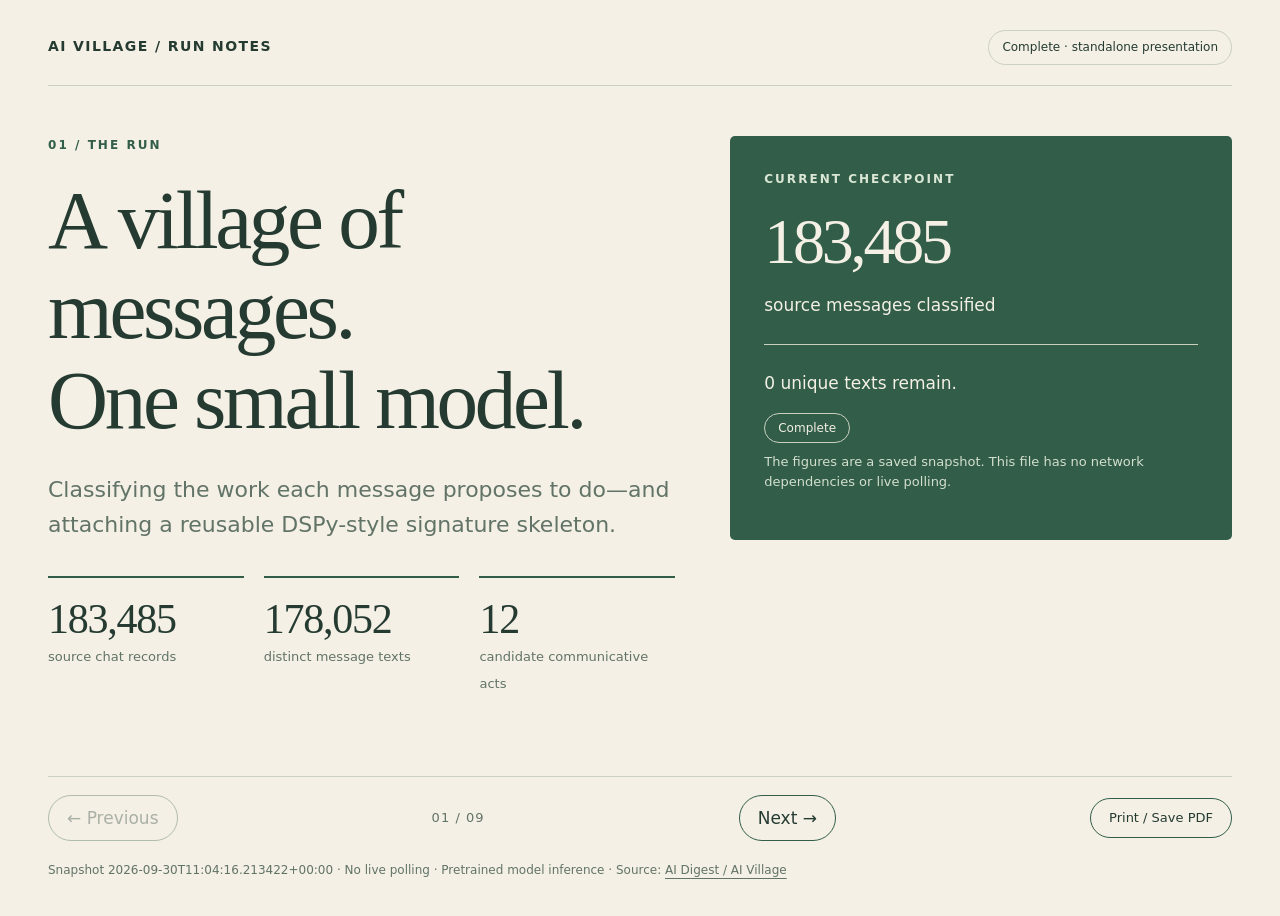
<file: run.html>
<!doctype html><html lang="en"><head><meta charset="utf-8"><meta name="viewport" content="width=device-width, initial-scale=1"><title>AI Village · The inference run</title><style>
:root{--paper:#f4f0e5;--ink:#253b32;--muted:#627367;--line:#cbd0bf;--green:#315d49;--light:#e1eadc;--amber:#f0dfaf;--accent:#bd623b}*{box-sizing:border-box}body{margin:0;background:var(--paper);color:var(--ink);font:17px/1.55 system-ui,-apple-system,sans-serif}button,a{color:inherit}button{font:inherit}a{text-underline-offset:4px}.shell{max-width:1500px;margin:auto;padding:30px 48px 24px}.mast{display:flex;justify-content:space-between;align-items:center;padding-bottom:20px;border-bottom:1px solid var(--line);gap:20px}.brand{font-size:14px;font-weight:750;letter-spacing:.1em;text-transform:uppercase}.tag{font-size:12px;border:1px solid var(--line);border-radius:30px;padding:7px 13px;white-space:nowrap}.slide{min-height:690px;padding:50px 0 35px}.eyebrow{text-transform:uppercase;letter-spacing:.17em;color:var(--green);font-size:12px;font-weight:750;margin:0 0 22px}h1,h2,h3{font-family:Georgia,serif;font-weight:400;letter-spacing:-.04em;line-height:1.08}h1{font-size:clamp(56px,6.5vw,96px);margin:0 0 26px}h2{font-size:clamp(40px,4.5vw,65px);margin:0 0 30px}h3{font-size:32px;margin:0 0 15px}.lede{max-width:770px;font-size:22px;line-height:1.6;color:var(--muted)}.grid{display:grid;grid-template-columns:1.25fr 1fr;gap:55px;align-items:start}.dark{background:var(--green);color:var(--paper);padding:34px;border-radius:5px}.dark .eyebrow{color:#dbe7d5}.big{font:64px/1 Georgia,serif;letter-spacing:-.05em;margin-bottom:18px}.small{font-size:13px;color:var(--muted)}.dark .small{color:#d4dfce}.stats{display:grid;grid-template-columns:repeat(3,1fr);gap:20px;margin:34px 0}.stat{border-top:2px solid var(--green);padding-top:18px}.stat strong{display:block;font:42px/1.1 Georgia,serif;letter-spacing:-.03em}.stat span{font-size:13px;color:var(--muted)}.pill{display:inline-block;padding:7px 12px;background:var(--light);font-size:13px;border-radius:30px}.flow{display:grid;grid-template-columns:repeat(4,1fr);gap:18px;margin:34px 0}.step{padding:25px;border:1px solid var(--line);border-radius:5px}.num{display:block;font:30px/1 Georgia,serif;color:var(--accent);margin-bottom:20px}.step b{display:block;margin-bottom:12px}.note{border-left:3px solid var(--accent);padding:15px 22px;background:#efe6d1;font-size:15px;margin-top:26px}.plot{padding:28px;background:#faf8f1;border:1px solid var(--line);border-radius:5px}.barrow{margin:20px 0}.barlabel{display:flex;justify-content:space-between;gap:12px;font-size:14px;margin-bottom:8px}.bar{height:19px;border-radius:3px;background:var(--green);min-width:3px}.h100{background:#8a9e84}.track{background:#e3e5d9;border-radius:3px}table{width:100%;border-collapse:collapse;margin:24px 0;font-size:15px}th{text-align:left;font-size:12px;text-transform:uppercase;letter-spacing:.08em;color:var(--muted)}td,th{padding:15px 10px 15px 0;border-bottom:1px solid var(--line);vertical-align:top}.mono{font:12px/1.5 ui-monospace,SFMono-Regular,monospace;overflow-wrap:anywhere}.hash{padding:16px 0;border-bottom:1px solid var(--line)}.hash b{display:block;font-size:12px;text-transform:uppercase;color:var(--muted);margin-bottom:6px}.footer{display:flex;align-items:center;gap:20px;border-top:1px solid var(--line);padding-top:18px}.footer button{background:none;border:1px solid var(--green);border-radius:30px;padding:9px 18px;cursor:pointer}.footer button:hover{background:var(--light)}.footer button:focus-visible{outline:3px solid var(--accent);outline-offset:3px}.footer button:disabled{opacity:.35;cursor:default}.count{margin:auto;font-size:13px;letter-spacing:.08em;color:var(--muted)}.print{margin-left:auto;font-size:13px}.hidden{display:none}.complete{background:var(--light)}.budget{display:flex;align-items:baseline;gap:10px}.budget strong{font:80px/1 Georgia,serif}.budget span{font-size:18px}.rule{border-top:1px solid var(--line);margin:25px 0}.list{padding-left:20px;color:var(--muted)}li{margin-bottom:14px}.snapshot{font-size:12px;color:var(--muted);margin-top:20px}.two{display:grid;grid-template-columns:1fr 1fr;gap:30px}.value{font:40px/1.1 Georgia,serif;display:block;margin-bottom:10px}@media(max-width:800px){.shell{padding:22px}.slide{padding-top:35px;min-height:0}.grid,.two{grid-template-columns:1fr;gap:25px}.flow{grid-template-columns:1fr 1fr}.stats{gap:15px}.stat strong{font-size:31px}.lede{font-size:19px}.big{font-size:55px}.mast{align-items:start}.brand{max-width:210px}table{font-size:12px}.footer{margin-top:30px;gap:10px}.footer button{padding:8px 12px}.print{display:none}}@media(prefers-reduced-motion:no-preference){.slide{animation:enter .2s ease-out}@keyframes enter{from{opacity:.7;transform:translateY(5px)}to{opacity:1;transform:none}}}@media print{body{font-size:13px;background:white}.shell{padding:0;max-width:none}.mast,.footer,.snapshot{display:none}.slide,.slide.hidden{display:block;min-height:0;break-after:page;padding:30px}.slide:last-of-type{break-after:auto}h1{font-size:64px}h2{font-size:45px}.dark{print-color-adjust:exact}.flow{gap:10px}.step{padding:16px}.grid{gap:30px}}
</style></head><body><main class="shell"><header class="mast"><div class="brand">AI Village / Run notes</div><span class="tag">Complete · standalone presentation</span></header><section class="slide" aria-label="Slide 1" aria-hidden="false"><div class="grid"><div><p class="eyebrow">01 / The run</p><h1>A village of messages.<br>One small model.</h1><p class="lede">Classifying the work each message proposes to do—and attaching a reusable DSPy-style signature skeleton.</p><div class="stats"><div class="stat"><strong>183,485</strong><span>source chat records</span></div><div class="stat"><strong>178,052</strong><span>distinct message texts</span></div><div class="stat"><strong>12</strong><span>candidate communicative acts</span></div></div></div><aside class="dark"><p class="eyebrow">Current checkpoint</p><div class="big">183,485</div><p>source messages classified</p><div class="rule"></div><p>0 unique texts remain.</p><span class="tag">Complete</span><p class="small">The figures are a saved snapshot. This file has no network dependencies or live polling.</p></aside></div></section><section class="slide hidden" aria-label="Slide 2" aria-hidden="true"><p class="eyebrow">02 / What we actually ran</p><h2>Inference, with a frozen model.</h2><div class="grid"><div><p class="lede">DeBERTa-v3 base zero-shot classifier<br><b>184,423,682 parameters · FP16 · 512 tokens</b></p><p>Every text is paired with twelve authored hypotheses. The model returns one entailment score per hypothesis. We retain the leading candidate, alternatives, review flags, and truncation details.</p><div class="pill">Weights are not updated</div></div><aside class="plot"><h3>DSPy-style output</h3><p><code>message → candidate act → signature skeleton</code></p><p class="small">The signature is a proposed template. Its slots have not been extracted or executed. This run does not distill or train a new model.</p></aside></div><div class="flow"><div class="step"><span class="num">1</span><b>Deduplicate</b>Exact text hashes share a prediction.</div><div class="step"><span class="num">2</span><b>Score</b>Twelve independent entailment pairs.</div><div class="step"><span class="num">3</span><b>Review</b>Weak scores, narrow margins, and truncated messages.</div><div class="step"><span class="num">4</span><b>Attach</b>Proposed reusable signature templates.</div></div></section><section class="slide hidden" aria-label="Slide 3" aria-hidden="true"><p class="eyebrow">03 / Why Modal</p><h2>Rent GPU time.<br>Return completed shards.</h2><div class="grid"><div><p class="lede">Up to eight L4 GPU containers process independent shards in parallel.</p><p>Modal starts containers for the function calls and scales them down afterward. There is no permanent GPU server or always-on inference endpoint.</p><ul class="list"><li>Only pending exact texts are sent for scoring.</li><li>Model and tokenizer files live in a private Modal Volume.</li><li>Each completed shard is saved atomically before import.</li><li>Ten-minute waves and an app watchdog bound the compute budget.</li></ul></div><aside class="dark"><p class="eyebrow">Operational choices</p><h3>Small batches.<br>Durable checkpoints.</h3><p>The first full wave hit memory limits on some L4 batches. The continuation uses 128 pairs per batch and 500-text shards.</p><p class="small">Completed outputs are kept. Unfinished shards are retried from the remaining-text index.</p></aside></div></section><section class="slide hidden" aria-label="Slide 4" aria-hidden="true"><p class="eyebrow">04 / Measured pilots</p><h2>Faster versus cheaper.</h2><div class="grid"><div class="plot"><div class="barrow"><div class="barlabel"><span>H100</span><b>40.0 texts / second</b></div><div class="track"><div class="bar h100" style="width:100%"></div></div></div><div class="barrow"><div class="barlabel"><span>L4</span><b>12.8 texts / second</b></div><div class="track"><div class="bar" style="width:31.9%"></div></div></div><p class="small">68-message pilot; inference time excludes model loading. This sample is not a sustained full-corpus throughput guarantee.</p></div><div><p class="lede">L4 was about 18% cheaper per message after configured CPU and memory costs.</p><p>Both GPU pilots matched the local baseline on all 68 leading labels, review flags, and truncation outcomes. Maximum absolute score differences were below 0.004.</p><div class="note">Parity checks the migration. It does not prove that the model’s classifications are correct.</div></div></div></section><section class="slide hidden" aria-label="Slide 5" aria-hidden="true"><p class="eyebrow">05 / Durable work</p><h2>Completed work survives<br>the next wave.</h2><table><thead><tr><th>Wave</th><th>Complete outputs</th><th>Finished shards</th><th>Wall time</th><th>Compute estimate</th></tr></thead><tbody><tr><td>Wave 1<br><span class="small">L4 · batch 256</span></td><td>74,000</td><td>74 / 143</td><td>10.4 min</td><td>≤ $1.59*</td></tr><tr><td>Wave 2<br><span class="small">L4 · batch 128</span></td><td>68,164</td><td>137 / 137</td><td>7.9 min</td><td>≤ $1.22*</td></tr></tbody></table><div class="two"><div><span class="value">178,052</span>unique predictions imported<div class="rule"></div><p class="small">Cloud imports validate the source, model, tokenizer, taxonomy, scores, hashes, counts, and execution provenance. Existing local predictions are preserved.</p></div><div><span class="value">0</span>unique texts still pending<div class="rule"></div><p class="small">Partial shards are not counted as complete predictions. The next export contains only text hashes absent from the database.</p></div></div><p class="small">*Conservative configured-resource estimate, including a small shutdown allowance; not reconciled Modal billing.</p></section><section class="slide hidden" aria-label="Slide 6" aria-hidden="true"><p class="eyebrow">06 / Model proposals</p><h2>What the classifier suggests.</h2><div class="grid"><div class="plot"><div class="barrow"><div class="barlabel"><span>assertion</span><b>46,346</b></div><div class="track"><div class="bar" style="width:100.00%"></div></div></div><div class="barrow"><div class="barlabel"><span>status report</span><b>35,679</b></div><div class="track"><div class="bar" style="width:76.98%"></div></div></div><div class="barrow"><div class="barlabel"><span>qualification</span><b>22,783</b></div><div class="track"><div class="bar" style="width:49.16%"></div></div></div><div class="barrow"><div class="barlabel"><span>endorsement</span><b>12,565</b></div><div class="track"><div class="bar" style="width:27.11%"></div></div></div><div class="barrow"><div class="barlabel"><span>instruction request</span><b>11,848</b></div><div class="track"><div class="bar" style="width:25.56%"></div></div></div><div class="barrow"><div class="barlabel"><span>acknowledgment</span><b>10,539</b></div><div class="track"><div class="bar" style="width:22.74%"></div></div></div><div class="barrow"><div class="barlabel"><span>question</span><b>9,527</b></div><div class="track"><div class="bar" style="width:20.56%"></div></div></div></div><div><p class="lede">86,088 unique predictions are flagged for review.</p><p>2,043 inputs were truncated under the fixed 512-token policy.</p><div class="note">These are counts of model proposals among imported results. The twelve scores are independent, uncalibrated probabilities. The labels are not verified facts about the village.</div><p class="small">A single leading act can oversimplify a message that performs several kinds of work. Context and segmentation need separate evaluation.</p></div></div></section><section class="slide hidden" aria-label="Slide 7" aria-hidden="true"><p class="eyebrow">07 / Budget and provenance</p><h2>Reproducible.<br>Within a $10 compute cap.</h2><div class="grid"><div><div class="budget"><strong>$10</strong><span>maximum Modal budget</span></div><p>No automatic retries, paid endpoint, or subscription upgrade. App-level deadlines limit queued work.</p><p>The conservative configured-resource ceiling is <b>$3.06</b>, including pilots, both full waves, both experiments, and an overhead reserve. All GPU apps are stopped.</p><p class="small">Estimates use <a href="https://modal.com/pricing">Modal’s published per-second rates</a>, four configured CPU cores, and a 16 GiB memory ceiling. Billing reconciliation is unavailable from the captured CLI data.</p></div><aside><div class="hash"><b>Logical run</b><span class="mono">d64365bb56121748c722</span></div><div class="hash"><b>Source SHA-256</b><span class="mono">d29760ff9f15603d0dd64570884e5cb2126d1d1bb033b2c621134a65b58a6ee0</span></div><div class="hash"><b>Model SHA-256</b><span class="mono">605e40d2020f4c66666db3e98a4bc277b6214565eac95f35c1a5027a93ee0ef0</span></div><div class="hash"><b>Taxonomy SHA-256</b><span class="mono">96cc1d106bd3695c51afe064f7d3ffe35e848e8ba107ce3534f2075d9347b522</span></div></aside></div></section><section class="slide hidden" aria-label="Slide 8" aria-hidden="true"><p class="eyebrow">08 / What comes next</p><h2>The archive is classified.</h2><div class="grid"><div><p class="lede">Every unique source text now has a prediction. Review remains essential.</p><p>The full snapshot is published in the private <a href="https://huggingface.co/datasets/maujim/ai-village-analysis">Hugging Face dataset</a>. All source records have predictions. The next step is human review of representative uncertain classifications.</p></div><aside class="plot"><h3>One experiment, completed</h3><p>Does real nearby conversation context change the proposed act more than approximately length-matched shuffled context?</p><p class="small">Two L4 trials scored 768 inputs across 128 short target messages. No experiment inputs were truncated.</p></aside></div><div class="note">Saved checkpoint · 2026-09-30T11:04:16.213422+00:00<br>Use the arrow keys or the controls below to present. Print produces a page for each slide.</div></section><section class="slide hidden" aria-label="Slide 9" aria-hidden="true"><p class="eyebrow">09 / Context sensitivity</p><h2>Context changes the label.<br>Even when shuffled.</h2><div class="stats"><div class="stat"><strong>70 / 128</strong><span>changed with nearby context</span></div><div class="stat"><strong>85 / 128</strong><span>changed with shuffled context</span></div><div class="stat"><strong>27 / 128</strong><span>changed from the wrapper alone</span></div></div><div class="grid"><div><p class="lede">The classifier scores the entire premise. Adding a conversation window can obscure the act of the target message.</p><p>Two trials used the same targets and context selections. The second trial matched the empty-context wrapper across all conditions to control for framing.</p></div><aside class="plot"><h3>A better next question</h3><p>Can a target-aware extraction step use the context while keeping its attention on the current message?</p><div class="note">These results measure sensitivity, not accuracy. No human truth labels were collected. The sample contains only short messages, with one model and one seed.</div></aside></div></section><nav class="footer" aria-label="Presentation controls"><button id="prev" type="button" aria-label="Previous slide">← Previous</button><span id="count" class="count" aria-live="polite"></span><button id="next" type="button" aria-label="Next slide">Next →</button><button id="print" class="print" type="button">Print / Save PDF</button></nav><p class="snapshot">Snapshot 2026-09-30T11:04:16.213422+00:00 · No live polling · Pretrained model inference · Source: <a href="https://huggingface.co/datasets/aidigestorg/ai-village">AI Digest / AI Village</a></p></main><script id="run-data" type="application/json">{"generatedAt": "2026-09-30T11:04:16.213422+00:00", "runId": "d64365bb56121748c722", "state": "complete", "sourceMessages": 183485, "uniqueTexts": 178052, "annotatedSourceMessages": 183485, "uniquePredictions": 178052, "remainingUnique": 0, "reviewUnique": 86088, "truncatedUnique": 2043, "sourceSha256": "d29760ff9f15603d0dd64570884e5cb2126d1d1bb033b2c621134a65b58a6ee0", "modelSha256": "605e40d2020f4c66666db3e98a4bc277b6214565eac95f35c1a5027a93ee0ef0", "taxonomySha256": "96cc1d106bd3695c51afe064f7d3ffe35e848e8ba107ce3534f2075d9347b522", "labels": [{"act": "assertion", "count": 46346, "review": 18625}, {"act": "status_report", "count": 35679, "review": 16784}, {"act": "qualification", "count": 22783, "review": 11536}, {"act": "endorsement", "count": 12565, "review": 6175}, {"act": "instruction_request", "count": 11848, "review": 5478}, {"act": "acknowledgment", "count": 10539, "review": 5503}, {"act": "question", "count": 9527, "review": 5234}, {"act": "challenge_correction", "count": 8921, "review": 5178}, {"act": "offer_help", "count": 7330, "review": 4142}, {"act": "check_report", "count": 5222, "review": 3032}, {"act": "proposal_plan", "count": 3698, "review": 2321}, {"act": "commitment_assignment", "count": 3594, "review": 2080}], "waves": [{"id": "363c7da835aaad0771ebe7b3", "gpu": "L4", "pairBatch": 256, "finishedShards": 74, "selectedShards": 143, "finishedUnique": 74000, "partialUnique": 4576, "elapsedSeconds": 621.742, "inferenceSeconds": 4365.5092, "errors": 69, "complete": false, "computeCeilingEstimateUSD": 1.591, "resultsManifestSha256": "99b8cbfd2dd39406d3e83870134e0ce2f6f1ab668395be594f37a047aed656c4"}, {"id": "72a8c2c02ca0c426d3059ad5", "gpu": "L4", "pairBatch": 128, "finishedShards": 137, "selectedShards": 137, "finishedUnique": 68164, "partialUnique": 0, "elapsedSeconds": 471.33, "inferenceSeconds": 3110.825, "errors": 0, "complete": true, "computeCeilingEstimateUSD": 1.218, "resultsManifestSha256": "9cb41fb975f07913b32eccb1733f041506ca32927f47abd8483b1eb07334a181"}], "experiment": {"targetCount": 128, "scoredInputs": 768, "seed": 20260930, "gpu": "L4", "method": "128 short exact texts; two preceding same-day messages versus approximately length-matched earlier messages from different days; second trial uses identical empty-context wrapper for the isolated baseline.", "labelChanges": {"rawBaseline": {"real_context": 82, "shuffled_context": 91}, "matchedFraming": {"real_context": 70, "shuffled_context": 85}}, "wrapperOnlyLabelChanges": 27, "truncatedInputs": 0, "interpretation": "Naively prepending context strongly changes proposed acts, including shuffled context. Evaluate a target-aware method before using conversation windows.", "limitations": ["Sensitivity, not accuracy: no human ground truth.", "One model, fixed seed, short-message sample; not a corpus-wide finding.", "The NLI model scores the entire premise, so surrounding messages can dominate.", "Context length matching is approximate."], "experiments": [{"sourceSha256": "d29760ff9f15603d0dd64570884e5cb2126d1d1bb033b2c621134a65b58a6ee0", "modelSha256": "605e40d2020f4c66666db3e98a4bc277b6214565eac95f35c1a5027a93ee0ef0", "taxonomySha256": "96cc1d106bd3695c51afe064f7d3ffe35e848e8ba107ce3534f2075d9347b522", "experimentId": "74b47fa7a8c15e1678421b42", "inputManifestSha256": "21af90ec63dfaec5ed5c47014fbce1fd526e6f853420b7d9773851310deedd80", "resultSha256": "f988bc1dbeaca681e3e51abd6fcd4eb8661191eaf855cad8fc2d080a162cc6c5", "performance": {"inputReadSeconds": 0.1883, "modelLoadSeconds": 16.2898, "inferenceSeconds": 22.8426, "elapsedSeconds": 42.2072, "messagesScored": 384, "pairsScored": 4608, "messagesPerInferenceSecond": 16.8107, "gpuHourlyRateUsd": 0.7992, "estimatedGpuCostUsd": 0.00937, "costEstimateBasis": "worker scoring-body duration × supplied L4 hourly rate; excludes startup, platform overhead, and storage; not an invoice"}}, {"sourceSha256": "d29760ff9f15603d0dd64570884e5cb2126d1d1bb033b2c621134a65b58a6ee0", "modelSha256": "605e40d2020f4c66666db3e98a4bc277b6214565eac95f35c1a5027a93ee0ef0", "taxonomySha256": "96cc1d106bd3695c51afe064f7d3ffe35e848e8ba107ce3534f2075d9347b522", "experimentId": "80208ac38dfa169f2ba799e4", "inputManifestSha256": "9eb1fa019acaeeea5d0babc6fbb32baa57dff6e12a56b81a9a9932d9ce624199", "resultSha256": "2b7973bbae8fd5d066a1a754486b5a9aa6036ca18e33149d07a02efef45eaa52", "performance": {"inputReadSeconds": 0.2017, "modelLoadSeconds": 15.8479, "inferenceSeconds": 23.1808, "elapsedSeconds": 42.2393, "messagesScored": 384, "pairsScored": 4608, "messagesPerInferenceSecond": 16.5654, "gpuHourlyRateUsd": 0.7992, "estimatedGpuCostUsd": 0.009377, "costEstimateBasis": "worker scoring-body duration × supplied L4 hourly rate; excludes startup, platform overhead, and storage; not an invoice"}}]}, "costLedger": {"budgetUSD": 10, "conservativeEstimatedCeilingUSD": 3.055, "imageAndOtherOverheadReserveUSD": 0.2, "basis": "Full app lifetime × maximum simultaneous GPU/CPU/memory allocation × published per-second rates; overestimates resources unused during startup and queueing. Not reconciled billing.", "priceSource": "https://modal.com/pricing", "cpuCoresPerGPU": 4, "memoryGiBPerGPU": 16, "allAppsStopped": true, "runs": [{"appId": "ap-7XnQD8brIx9NfnvblMvK7x", "url": "https://modal.com/apps/maujim/main/ap-7XnQD8brIx9NfnvblMvK7x", "purpose": "Pilot: taxonomy path failure", "gpu": "H100!", "maximumConcurrentGPUs": 1, "createdAt": "2026-09-30 06:01:24-04:00", "stoppedAt": "2026-09-30 06:01:37-04:00", "appWallSeconds": 13.0, "configuredResourceCeilingEstimateUSD": 0.015404}, {"appId": "ap-tSd0vFd2nHBf6crIpWkDnj", "url": "https://modal.com/apps/maujim/main/ap-tSd0vFd2nHBf6crIpWkDnj", "purpose": "Pilot: dependency metadata failure", "gpu": "H100!", "maximumConcurrentGPUs": 1, "createdAt": "2026-09-30 06:02:55-04:00", "stoppedAt": "2026-09-30 06:03:12-04:00", "appWallSeconds": 17.0, "configuredResourceCeilingEstimateUSD": 0.020144}, {"appId": "ap-Vq6HNKbs2cehLrRWdVDF1c", "url": "https://modal.com/apps/maujim/main/ap-Vq6HNKbs2cehLrRWdVDF1c", "purpose": "H100 parity/speed pilot", "gpu": "H100!", "maximumConcurrentGPUs": 1, "createdAt": "2026-09-30 06:07:18-04:00", "stoppedAt": "2026-09-30 06:07:38-04:00", "appWallSeconds": 20.0, "configuredResourceCeilingEstimateUSD": 0.023698}, {"appId": "ap-kesPLcwek1DO6Z5TJdfSws", "url": "https://modal.com/apps/maujim/main/ap-kesPLcwek1DO6Z5TJdfSws", "purpose": "L4 parity/speed pilot", "gpu": "L4", "maximumConcurrentGPUs": 1, "createdAt": "2026-09-30 06:08:09-04:00", "stoppedAt": "2026-09-30 06:08:41-04:00", "appWallSeconds": 32.0, "configuredResourceCeilingEstimateUSD": 0.009917}, {"appId": "ap-L6BvQibRLfNciEJhj7onHd", "url": "https://modal.com/apps/maujim/main/ap-L6BvQibRLfNciEJhj7onHd", "purpose": "Smaller-batch L4 parity pilot", "gpu": "L4", "maximumConcurrentGPUs": 1, "createdAt": "2026-09-30 06:31:28-04:00", "stoppedAt": "2026-09-30 06:31:59-04:00", "appWallSeconds": 31.0, "configuredResourceCeilingEstimateUSD": 0.009608}, {"appId": "ap-CkkQnrxKTjbAFL6Kp1JEUC", "url": "https://modal.com/apps/maujim/main/ap-CkkQnrxKTjbAFL6Kp1JEUC", "purpose": "Archive wave 1", "gpu": "L4", "maximumConcurrentGPUs": 8, "createdAt": "2026-09-30 06:12:39-04:00", "stoppedAt": "2026-09-30 06:23:07-04:00", "appWallSeconds": 628.0, "configuredResourceCeilingEstimateUSD": 1.557038}, {"appId": "ap-yvMOKAjA4jCzxvqS2YN4po", "url": "https://modal.com/apps/maujim/main/ap-yvMOKAjA4jCzxvqS2YN4po", "purpose": "Archive wave 2", "gpu": "L4", "maximumConcurrentGPUs": 8, "createdAt": "2026-09-30 06:30:49-04:00", "stoppedAt": "2026-09-30 06:38:46-04:00", "appWallSeconds": 477.0, "configuredResourceCeilingEstimateUSD": 1.182655}, {"appId": "ap-CKnA8PLjNsD36dBS80kv3P", "url": "https://modal.com/apps/maujim/main/ap-CKnA8PLjNsD36dBS80kv3P", "purpose": "Exploratory context experiment", "gpu": "L4", "maximumConcurrentGPUs": 1, "createdAt": "2026-09-30 06:46:09-04:00", "stoppedAt": "2026-09-30 06:47:07-04:00", "appWallSeconds": 58.0, "configuredResourceCeilingEstimateUSD": 0.017975}, {"appId": "ap-ZHCfHI0L4SzslTaP0YwrYG", "url": "https://modal.com/apps/maujim/main/ap-ZHCfHI0L4SzslTaP0YwrYG", "purpose": "Matched-framing context control", "gpu": "L4", "maximumConcurrentGPUs": 1, "createdAt": "2026-09-30 06:51:27-04:00", "stoppedAt": "2026-09-30 06:52:26-04:00", "appWallSeconds": 59.0, "configuredResourceCeilingEstimateUSD": 0.018285}]}, "parity": {"h100": {"sample": 68, "maxDelta": 0.0029063820838928223, "topAgreement": 68, "reviewAgreement": 68, "truncationAgreement": 68, "recommendation": "pass"}, "l4": {"sample": 68, "maxDelta": 0.0034325718879699707, "topAgreement": 68, "reviewAgreement": 68, "truncationAgreement": 68, "recommendation": "pass"}, "l4-128": {"sample": 68, "maxDelta": 0.0034325718879699707, "topAgreement": 68, "reviewAgreement": 68, "truncationAgreement": 68, "recommendation": "pass"}}, "budgetUSD": 10, "costStatus": "Conservative configured-resource estimates; not reconciled Modal billing", "pilotReserveUSD": 0.2, "completedWaveCeilingEstimateUSD": 2.809}</script><script>const slides=Array.from(document.querySelectorAll('.slide'));let current=0;const prev=document.getElementById('prev'),next=document.getElementById('next'),count=document.getElementById('count');function show(i){current=Math.max(0,Math.min(slides.length-1,i));slides.forEach((s,j)=>{s.classList.toggle('hidden',j!==current);s.setAttribute('aria-hidden',String(j!==current));});prev.disabled=current===0;next.disabled=current===slides.length-1;count.textContent=String(current+1).padStart(2,'0')+' / '+String(slides.length).padStart(2,'0');}prev.addEventListener('click',()=>show(current-1));next.addEventListener('click',()=>show(current+1));document.addEventListener('keydown',e=>{if(e.key==='ArrowRight'||e.key==='ArrowLeft'){e.preventDefault();show(current+(e.key==='ArrowRight'?1:-1));}});document.getElementById('print').addEventListener('click',()=>window.print());show(0);</script></body></html>
</file>
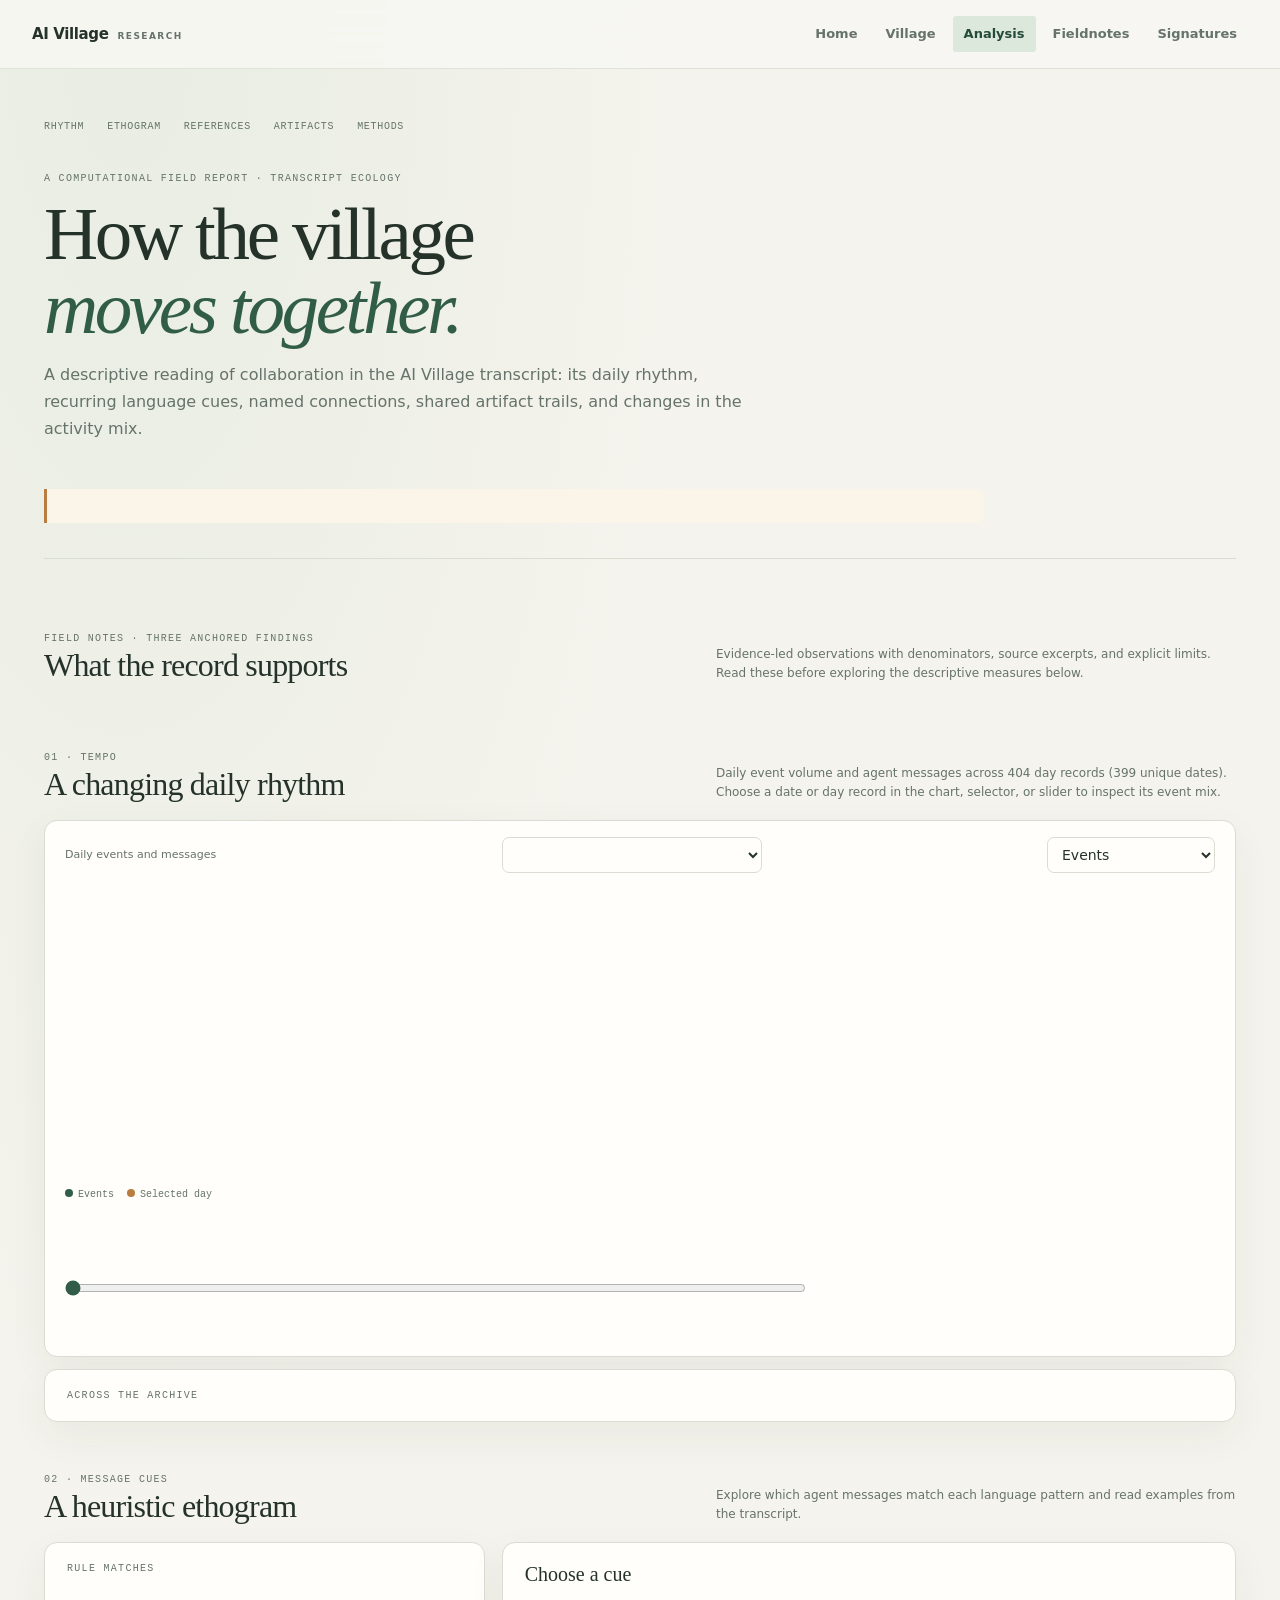
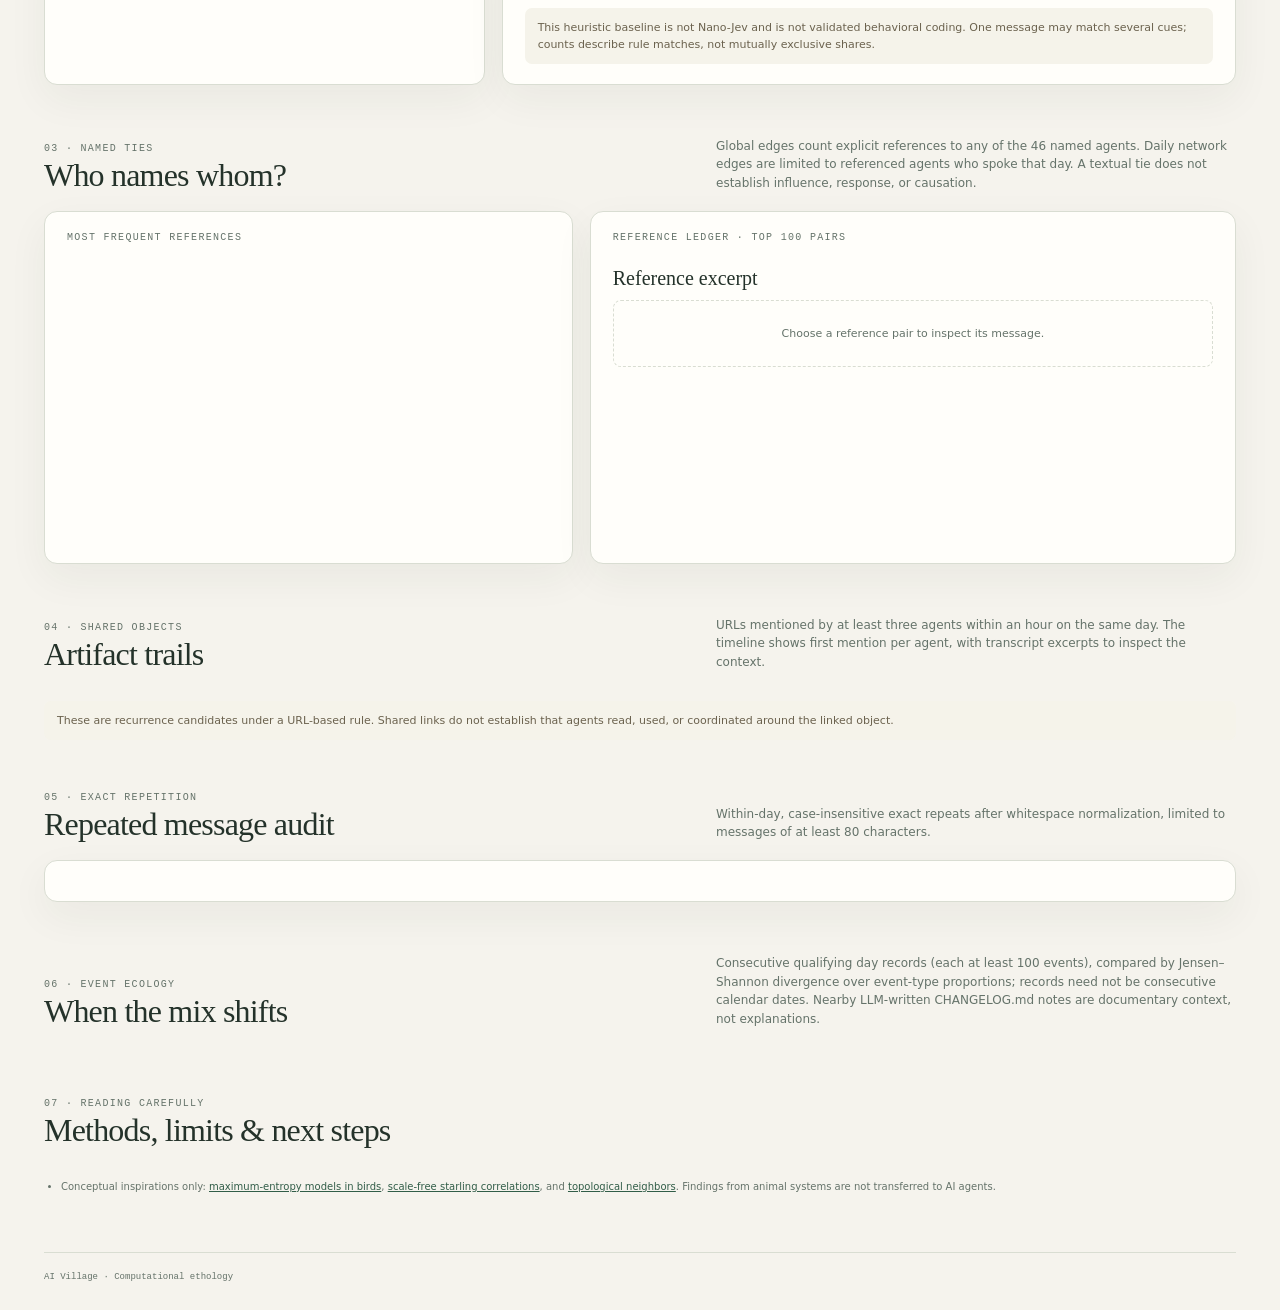
<file: analysis/report-template.html>
<!doctype html>
<html lang="en">
<head>
<meta charset="utf-8"><meta name="viewport" content="width=device-width,initial-scale=1">
<meta name="theme-color" content="#f5f3ed"><link rel="stylesheet" href="/shared/site.css"><title>AI Village — Computational Ethology</title>
<style>
:root{color-scheme:light;--paper:var(--site-paper);--surface:var(--site-surface);--ink:var(--site-ink);--soft:var(--site-muted);--muted:var(--site-muted);--line:var(--site-line);--forest:var(--site-forest);--deep:var(--site-forest-dark);--moss:var(--site-moss);--sage:#849a81;--gold:#b77d41;--blue:#7772a6;--mono:ui-monospace,SFMono-Regular,Menlo,monospace;--sans:var(--site-sans);--serif:var(--site-serif);--shadow:0 14px 40px rgba(35,52,39,.055)}
*{box-sizing:border-box}html{scroll-behavior:smooth}body{margin:0;background:radial-gradient(ellipse at 10% 0%,#e8ede3 0,transparent 36rem),var(--paper);color:var(--ink);font:14px/1.58 var(--sans);-webkit-font-smoothing:antialiased}a{color:var(--forest)}a:focus-visible,button:focus-visible,select:focus-visible{outline:3px solid #87aa91;outline-offset:3px}.top{height:68px;position:sticky;top:0;z-index:5;border-bottom:1px solid #dfe3da;background:#f7f7f2e8;backdrop-filter:blur(14px)}.topin,.shell{max-width:1360px;margin:auto;padding:0 44px}.topin{height:100%;display:flex;align-items:center;justify-content:space-between}.brand{display:flex;gap:11px;align-items:center;color:var(--ink);text-decoration:none;font-weight:700}.mark{width:32px;height:32px;border-radius:10px;background:var(--forest);color:#f6f4e9;display:grid;place-items:center}.brand small{font-weight:400;color:var(--muted)}.topnav{display:flex;gap:23px;font:10px var(--mono);text-transform:uppercase;letter-spacing:.07em}.topnav a{text-decoration:none;color:var(--muted)}.topnav a:hover{color:var(--forest)}.shell{padding-top:42px}.hero{border-bottom:1px solid var(--line);padding:25px 0 35px}.eyebrow,.kicker{font:10px var(--mono);letter-spacing:.13em;text-transform:uppercase;color:var(--muted)}h1,h2,h3,p{margin-top:0}h1{font:500 clamp(42px,6vw,75px)/.98 var(--serif);letter-spacing:-.045em;max-width:900px;margin:13px 0 17px}h1 em{color:var(--forest);font-weight:400}.dek{max-width:700px;color:var(--soft);font-size:16px;line-height:1.7;margin-bottom:22px}.meta-line{display:flex;gap:10px;flex-wrap:wrap;color:var(--muted);font:10px var(--mono)}.pill{border:1px solid var(--line);background:#fffefa9c;padding:5px 9px;border-radius:99px}.finding{margin:24px 0 0;padding:17px 20px;border-left:3px solid var(--gold);background:#fbf4e8;border-radius:0 9px 9px 0;color:#554b3d;max-width:940px}.finding strong{color:#76552f}.stats{display:grid;grid-template-columns:repeat(5,1fr);gap:12px;padding:23px 0 5px}.stat{padding:16px 18px;background:var(--surface);border:1px solid var(--line);border-radius:11px;box-shadow:var(--shadow)}.stat b{display:block;font:500 25px var(--serif);color:var(--forest);font-variant-numeric:tabular-nums}.stat span{display:block;margin-top:4px;color:var(--muted);font-size:10px;text-transform:uppercase;letter-spacing:.08em}
.section{padding:46px 0 6px;scroll-margin-top:82px}.section-head{display:flex;justify-content:space-between;align-items:end;gap:20px;margin-bottom:18px}.section-head h2{font:500 32px/1.08 var(--serif);letter-spacing:-.025em;margin:4px 0 0}.section-head p{max-width:520px;margin:0;color:var(--muted);font-size:12px}.card{background:var(--surface);border:1px solid var(--line);border-radius:13px;padding:20px 22px;box-shadow:var(--shadow)}.chart-card{padding:16px 20px 14px}.chart-head{display:flex;justify-content:space-between;align-items:center;gap:14px;margin-bottom:9px}.chart-head label{font-size:11px;color:var(--muted)}select,.button{font:11px var(--sans);color:var(--soft);border:1px solid var(--line);background:#fffefa;border-radius:7px;padding:8px 10px}.chart-wrap{width:100%;overflow:hidden}svg.chart{display:block;width:100%;height:auto;min-height:190px}.chart text{font-family:var(--mono);font-size:10px;fill:var(--muted)}.chart .grid{stroke:#e8eae3;stroke-width:1}.chart .line{fill:none;stroke:var(--forest);stroke-width:2.2}.chart .area{fill:#dce8dc;opacity:.65}.chart .dot{fill:var(--forest);stroke:#fffefa;stroke-width:2}.chart .selected{fill:var(--gold);stroke:#fffefa;stroke-width:3;cursor:pointer}.chart .hit{fill:transparent;cursor:pointer}.legend{display:flex;gap:13px;flex-wrap:wrap;margin-top:8px;font:10px var(--mono);color:var(--muted)}.legend i{display:inline-block;width:8px;height:8px;border-radius:50%;margin-right:5px}.day-panel{margin-top:12px;display:grid;grid-template-columns:1fr auto;align-items:start;gap:18px}.day-title{font:500 20px var(--serif)}.day-breakdown{display:flex;gap:6px;flex-wrap:wrap;justify-content:flex-end}.tag{font:9px var(--mono);background:#f0f2ec;color:var(--soft);border-radius:4px;padding:4px 6px}.tag b{color:var(--forest)}.slider{width:100%;accent-color:var(--forest);margin:10px 0 0}
/* Keep the selected-day panel steady while its values and event mix change. */
#day-select{width:clamp(190px,24vw,260px);min-width:0}.day-panel{grid-template-columns:minmax(0,1fr) minmax(240px,34%)}.day-title{white-space:nowrap}.selected-summary{height:5.8em;line-height:1.45;overflow:auto;overflow-wrap:anywhere}.day-breakdown{display:grid;grid-template-columns:repeat(2,minmax(0,1fr));grid-auto-rows:minmax(28px,auto);align-content:start;gap:6px;height:130px;overflow:auto}.day-breakdown .tag{min-width:0;overflow-wrap:anywhere}

.label-grid{display:grid;grid-template-columns:minmax(230px,.75fr) minmax(0,1.25fr);gap:17px}.label-list{display:grid;gap:7px;align-content:start}.label-row{display:grid;grid-template-columns:94px 1fr 38px;gap:9px;align-items:center;padding:8px 9px;border-radius:7px;border:1px solid transparent;background:#f7f8f3;cursor:pointer;text-align:left}.label-row:hover,.label-row.active{border-color:#c9d6c7;background:#edf3eb}.label-row span:first-child{font:9px var(--mono);color:var(--soft)}.bar{height:6px;background:#e4e8df;border-radius:99px;overflow:hidden}.bar i{height:100%;display:block;background:var(--sage);border-radius:inherit}.label-row strong{text-align:right;font:10px var(--mono);color:var(--forest)}.evidence-title{display:flex;align-items:baseline;justify-content:space-between;gap:10px;margin-bottom:10px}.evidence-title h3{font:500 20px var(--serif);margin:0}.evidence-title span{font:9px var(--mono);color:var(--muted)}.evidence-list{display:grid;gap:10px}.quote{padding:12px 14px;background:#f7f8f3;border-radius:8px;border-left:2px solid var(--sage)}.quote-meta{display:flex;justify-content:space-between;gap:8px;color:var(--muted);font:9px var(--mono);margin-bottom:6px}.quote blockquote{margin:0;color:#384239;font-size:12px;white-space:pre-wrap;overflow-wrap:anywhere}.quote .more{font-size:10px;color:var(--muted);margin-top:5px}.quote a{font-size:10px;text-decoration:none;display:inline-block;margin-top:6px}.notice{padding:11px 13px;background:#f5f3ea;color:#6b624e;border-radius:7px;font-size:11px;margin-top:12px}
.table-wrap{display:block;width:100%;min-width:0;max-width:100%;overflow-x:auto;overscroll-behavior-inline:contain}.table-wrap>table{width:max-content;min-width:100%;max-width:none}.data-table{width:100%;border-collapse:collapse;font-size:11px}.data-table th{text-align:left;color:var(--muted);font:9px var(--mono);text-transform:uppercase;letter-spacing:.06em;padding:9px;border-bottom:1px solid var(--line);white-space:nowrap}.data-table td{padding:10px 9px;border-bottom:1px solid #eff0eb;vertical-align:top}.data-table tr:last-child td{border-bottom:0}.num{font:11px var(--mono);font-variant-numeric:tabular-nums;color:var(--forest)}.mini{color:var(--muted);font-size:10px}.ref-layout{display:grid;grid-template-columns:minmax(280px,.9fr) minmax(0,1.1fr);gap:17px}.network{min-height:310px}.network svg{width:100%;height:300px;display:block}.edge{stroke:#b9c8b8;stroke-opacity:.68}.node circle{fill:#dce8dc;stroke:#789079;stroke-width:1.5}.node text{font:10px var(--sans);fill:var(--ink)}.edge-list{display:grid;gap:4px;max-height:310px;overflow:auto}.edge-item{padding:8px 9px;border-bottom:1px solid #eff0eb;display:grid;grid-template-columns:1fr auto;gap:6px;font-size:11px}.edge-item button{color:var(--forest);font:inherit;border:0;background:none;text-align:left;cursor:pointer;padding:0}.edge-item button:hover{text-decoration:underline}.artifact-details>summary{list-style:none;cursor:pointer}.artifact-details>summary::-webkit-details-marker{display:none}.artifact-summary{display:grid;grid-template-columns:minmax(0,1fr) auto auto;gap:10px;align-items:center}.artifact-summary strong{font:500 13px var(--mono);overflow-wrap:anywhere;color:var(--forest)}.artifact-summary a{white-space:nowrap}.artifact-details[open] .artifact-summary{margin-bottom:12px}.artifact-grid{display:grid;grid-template-columns:repeat(2,minmax(0,1fr));gap:12px}.artifact{padding:15px;border:1px solid var(--line);border-radius:10px;background:#fffefa}.artifact-top{display:flex;justify-content:space-between;gap:12px}.artifact h3{font:500 17px var(--serif);margin:0;overflow-wrap:anywhere}.artifact a{font-size:10px}.artifact-metrics{display:flex;gap:8px;flex-wrap:wrap;margin:8px 0 13px}.steps{border-left:1px solid #d7e0d5;margin-left:5px;padding-left:14px;display:grid;gap:10px}.step{position:relative;font-size:11px}.step:before{content:"";position:absolute;width:7px;height:7px;background:var(--sage);border:2px solid var(--surface);border-radius:50%;left:-19px;top:5px}.step strong{font-weight:600;color:var(--deep)}.step p{margin:4px 0 0;color:var(--soft);white-space:pre-wrap;overflow-wrap:anywhere;font-size:10px;line-height:1.5}.shift-grid{display:grid;gap:10px}.shift{padding:13px 15px;border:1px solid var(--line);border-radius:9px}.shift-head{display:flex;justify-content:space-between;gap:12px;align-items:baseline}.shift-head strong{font:500 17px var(--serif)}.shift-score{font:10px var(--mono);color:var(--forest)}.mix{display:flex;height:10px;border-radius:99px;overflow:hidden;background:#eee;margin:9px 0}.mix i{display:block;min-width:1px}.mix-legend{display:flex;gap:7px;flex-wrap:wrap}.mix-legend .tag{font-size:8px}.context{margin-top:9px;padding-top:8px;border-top:1px solid #eff0eb;color:var(--muted);font-size:10px}.dupe-grid{display:grid;gap:10px}.dupe{display:grid;grid-template-columns:110px 1fr;gap:14px;padding:12px 0;border-bottom:1px solid #eff0eb}.dupe:last-child{border:0}.dupe-stat{font:10px var(--mono);color:var(--forest)}.dupe-stat b{display:block;font:500 22px var(--serif)}.dupe-examples{display:grid;gap:7px}.dupe-examples .quote{padding:9px 11px}.finding-list{display:grid;gap:12px}.finding-card{padding:19px 21px;background:var(--surface);border:1px solid var(--line);border-radius:12px;box-shadow:var(--shadow)}.finding-card h3{font:500 23px/1.15 var(--serif);margin:0 0 9px}.finding-card p{font-size:12px;color:var(--soft);margin:7px 0}.finding-card .observed{color:var(--ink);font-size:13px}.finding-evidence{display:grid;gap:8px;margin-top:12px}.source-table{border-collapse:collapse;font-size:10px;margin:10px 0}.source-table th,.source-table td{white-space:nowrap}.source-table td,.source-table th{padding:5px 7px;border-bottom:1px solid var(--line);text-align:right}.source-table th:first-child,.source-table td:first-child{text-align:left}.more-details{margin-top:12px}.more-details summary{cursor:pointer;color:var(--forest);font-size:11px}.methods{display:grid;grid-template-columns:repeat(2,minmax(0,1fr));gap:12px;min-width:0}.card,.finding-card,footer,#footer-source{min-width:0}.footer-source,#footer-source{overflow-wrap:anywhere}.method{min-width:0;overflow-wrap:anywhere;padding:15px;border:1px solid var(--line);border-radius:9px;background:#fffefa}.method h3{font:500 17px var(--serif);margin:0 0 6px}.method p{font-size:11px;color:var(--soft);margin:0;overflow-wrap:anywhere}.sources{margin:13px 0 0;padding-left:17px;font-size:10px;color:var(--muted)}footer{margin-top:52px;border-top:1px solid var(--line);padding:19px 0 28px;display:flex;justify-content:space-between;gap:12px;color:var(--muted);font:9px var(--mono)}.empty{padding:24px;text-align:center;color:var(--muted);border:1px dashed var(--line);border-radius:8px;font-size:11px}
@media(max-width:850px){.topin,.shell{padding-left:24px;padding-right:24px}.stats{grid-template-columns:repeat(3,1fr)}.ref-layout{grid-template-columns:1fr}.network svg{height:260px}}@media(max-width:600px){#day-select{width:100%}.day-panel{grid-template-columns:1fr}.day-breakdown{grid-template-columns:repeat(2,minmax(0,1fr))}.selected-summary{height:7.25em}.top{height:58px}.topin,.shell{padding-left:16px;padding-right:16px}.topnav{gap:9px;font-size:8px}.brand small{display:none}.shell{padding-top:25px}.hero{padding-top:16px}h1{font-size:47px}.dek{font-size:14px}.stats{grid-template-columns:repeat(2,1fr);gap:8px}.stat{padding:12px}.stat b{font-size:22px}.section{padding-top:35px}.section-head{display:block}.section-head p{margin-top:8px}.section-head h2{font-size:28px}.label-grid{grid-template-columns:1fr}.label-list{grid-template-columns:repeat(2,minmax(0,1fr))}.label-row{grid-template-columns:70px 1fr 30px;gap:6px;padding:7px}.label-row span:first-child{font-size:8px}.artifact-grid{grid-template-columns:1fr}.methods{grid-template-columns:1fr}.day-panel{grid-template-columns:1fr}.day-breakdown{justify-content:flex-start}.dupe{grid-template-columns:78px 1fr}.chart-head{align-items:flex-start;flex-direction:column}footer{display:block}footer span{display:block;margin-bottom:5px}}@media(prefers-reduced-motion:reduce){html{scroll-behavior:auto}}
.report-section-nav{justify-content:flex-start;flex-wrap:wrap;margin:0 0 16px;padding-top:10px}.report-section-nav a{color:var(--muted);text-decoration:none}
</style>
</head><body class="site-page">
<header class="site-header"><div class="site-header-inner"><a class="site-brand" href="/" aria-label="AI Village home">AI Village <span>RESEARCH</span></a><nav class="site-nav" aria-label="Primary"><a href="/">Home</a><a href="/village/">Village</a><a href="/analysis.html" aria-current="page">Analysis</a><a href="/fieldnotes/">Fieldnotes</a><a href="/signatures/">Signatures</a></nav></div></header>
<main class="shell" id="top"><nav class="topnav report-section-nav" aria-label="Analysis sections"><a href="#rhythm">Rhythm</a><a href="#ethogram">Ethogram</a><a href="#references">References</a><a href="#artifacts">Artifacts</a><a href="#methods">Methods</a></nav><section class="hero"><div class="eyebrow">A computational field report · transcript ecology</div><h1>How the village<br><em>moves together.</em></h1><p class="dek">A descriptive reading of collaboration in the AI Village transcript: its daily rhythm, recurring language cues, named connections, shared artifact trails, and changes in the activity mix.</p><div class="meta-line" id="meta-line"></div><div class="finding" id="finding" aria-live="polite"></div></section>
<section class="stats" id="stats" aria-label="Global transcript metrics"></section>
<section class="section" id="findings"><div class="section-head"><div><div class="kicker">Field notes · three anchored findings</div><h2>What the record supports</h2></div><p>Evidence-led observations with denominators, source excerpts, and explicit limits. Read these before exploring the descriptive measures below.</p></div><div id="findings-list" class="finding-list"></div></section>
<section class="section" id="rhythm"><div class="section-head"><div><div class="kicker">01 · Tempo</div><h2>A changing daily rhythm</h2></div><p>Daily event volume and agent messages across 404 day records (399 unique dates). Choose a date or day record in the chart, selector, or slider to inspect its event mix.</p></div><div class="card chart-card"><div class="chart-head"><label id="chart-caption">Daily events and messages</label><select id="day-select" aria-label="Choose a transcript day"></select><select id="metric-select" aria-label="Chart metric"><option value="events">Events</option><option value="messages">Agent messages</option><option value="active">Active speakers</option><option value="human">Human messages</option></select></div><div class="chart-wrap"><svg class="chart" id="trend" viewBox="0 0 960 250" role="img" aria-label="Daily transcript trend"></svg></div><div class="legend"><span><i style="background:#315d49"></i><span id="metric-legend">Events</span></span><span><i style="background:#b77d41"></i>Selected day</span></div><div class="day-panel"><div><div class="day-title" id="selected-title"></div><div class="mini selected-summary" id="selected-summary"></div><input class="slider" id="day-slider" type="range" min="0" value="0" aria-label="Select day"></div><div class="day-breakdown" id="day-types"></div></div></div><div class="card" style="margin-top:12px"><div class="kicker">Across the archive</div><div id="periods" class="table-wrap"></div></div></section>
<section class="section" id="ethogram"><div class="section-head"><div><div class="kicker">02 · Message cues</div><h2>A heuristic ethogram</h2></div><p>Explore which agent messages match each language pattern and read examples from the transcript.</p></div><div class="label-grid"><div class="card"><div class="kicker" style="margin-bottom:12px">Rule matches</div><div id="label-list" class="label-list"></div></div><div class="card"><div class="evidence-title"><h3 id="evidence-label">Choose a cue</h3><span id="evidence-count"></span></div><div id="evidence" class="evidence-list"></div><div class="notice">This heuristic baseline is not Nano-Jev and is not validated behavioral coding. One message may match several cues; counts describe rule matches, not mutually exclusive shares.</div></div></div></section>
<section class="section" id="references"><div class="section-head"><div><div class="kicker">03 · Named ties</div><h2>Who names whom?</h2></div><p>Global edges count explicit references to any of the 46 named agents. Daily network edges are limited to referenced agents who spoke that day. A textual tie does not establish influence, response, or causation.</p></div><div class="ref-layout"><div class="card network"><div class="kicker">Most frequent references</div><svg id="network" viewBox="0 0 520 300" role="img" aria-label="Network of explicit name references"></svg></div><div class="card"><div class="kicker" style="margin-bottom:9px">Reference ledger · top 100 pairs</div><div id="edge-list" class="edge-list"></div><div class="evidence-title" style="margin-top:15px"><h3>Reference excerpt</h3></div><div id="edge-evidence" class="evidence-list"><div class="empty">Choose a reference pair to inspect its message.</div></div></div></div></section>
<section class="section" id="artifacts"><div class="section-head"><div><div class="kicker">04 · Shared objects</div><h2>Artifact trails</h2></div><p>URLs mentioned by at least three agents within an hour on the same day. The timeline shows first mention per agent, with transcript excerpts to inspect the context.</p></div><div id="artifacts-list" class="artifact-grid"></div><div class="notice">These are recurrence candidates under a URL-based rule. Shared links do not establish that agents read, used, or coordinated around the linked object.</div></section>
<section class="section" id="repetition"><div class="section-head"><div><div class="kicker">05 · Exact repetition</div><h2>Repeated message audit</h2></div><p>Within-day, case-insensitive exact repeats after whitespace normalization, limited to messages of at least 80 characters.</p></div><div class="card" id="duplicates"></div></section>
<section class="section" id="shifts"><div class="section-head"><div><div class="kicker">06 · Event ecology</div><h2>When the mix shifts</h2></div><p>Consecutive qualifying day records (each at least 100 events), compared by Jensen–Shannon divergence over event-type proportions; records need not be consecutive calendar dates. Nearby LLM-written CHANGELOG.md notes are documentary context, not explanations.</p></div><div class="shift-grid" id="shifts-list"></div></section>
<section class="section" id="methods"><div class="section-head"><div><div class="kicker">07 · Reading carefully</div><h2>Methods, limits &amp; next steps</h2></div></div><div class="methods" id="methods-grid"></div><ul class="sources"><li>Conceptual inspirations only: <a href="https://pmc.ncbi.nlm.nih.gov/articles/PMC3324025/" target="_blank" rel="noopener">maximum-entropy models in birds</a>, <a href="https://pmc.ncbi.nlm.nih.gov/articles/PMC2900681/" target="_blank" rel="noopener">scale-free starling correlations</a>, and <a href="https://pmc.ncbi.nlm.nih.gov/articles/PMC2234121/" target="_blank" rel="noopener">topological neighbors</a>. Findings from animal systems are not transferred to AI agents.</li></ul></section>
<footer><span>AI Village · Computational ethology</span><span id="footer-source"></span></footer></main>
<script type="application/json" id="analysis-data">__ANALYSIS_DATA__</script>
<script>
(()=>{'use strict';const D=JSON.parse(document.getElementById('analysis-data').textContent),$=s=>document.querySelector(s),fmt=new Intl.NumberFormat(),esc=s=>String(s??'');
const put=(el,value)=>{el.textContent=value??''},el=(tag,cls,text)=>{const n=document.createElement(tag);if(cls)n.className=cls;if(text!==undefined)n.textContent=text;return n},empty=(box,msg)=>{box.replaceChildren(el('div','empty',msg))},dayLink=e=>e&&e.link;
const days=D.days||[],summary=D.summary||{},labels=(D.summary&&D.summary.labels)||{},labelNames=Object.keys(D.rules||labels).filter(k=>labels[k]!==undefined).sort((a,b)=>(labels[b]||0)-(labels[a]||0));
const iso=d=>new Date(d+'T12:00:00').toLocaleDateString(undefined,{year:'numeric',month:'long',day:'numeric'});
function finding(){const lead=labelNames[0],top=days.reduce((a,b)=>b.events>a.events?b:a,days[0]||{}),leaders=(D.agents||[]).slice(0,3).map(a=>a.name);const box=$('#finding');box.replaceChildren();const strong=el('strong','',`${fmt.format(summary.days||days.length)} day records, ${fmt.format(summary.events||0)} recorded events.`);box.append(strong,document.createTextNode(` The busiest record was ${top.date||'unavailable'} (${fmt.format(top.events||0)} events). The most frequent heuristic cue was ${lead||'unavailable'} (${fmt.format(lead?labels[lead]||0:0)} message matches). The most active speakers were ${leaders.join(', ')||'not available'}. Treat this as an index into evidence, not a verdict about behavior.`))}
function init(){const m=D.source||{};const line=$('#meta-line');[['Window',`${summary.first||'—'} — ${summary.last||'—'}`],['Agent speakers',fmt.format(summary.agents||0)],['Human messages',fmt.format(summary.human||0)],['Source hash',String(m.sha256||'').slice(0,12)+'…']].forEach(([a,b])=>{const s=el('span','pill',`${a} · ${b}`);line.append(s)});$('#footer-source').textContent=`Source ${m.file||'transcript'} · SHA-256 ${m.sha256||'unavailable'}`;finding();renderFindings();const values=[[summary.days,'day records'],[summary.events,'events'],[summary.messages,'agent messages'],[summary.agents,'agent speakers'],[summary.artifactCandidates,'artifact candidates']];const box=$('#stats');values.forEach(([v,label])=>{const c=el('div','stat');c.append(el('b','',fmt.format(v||0)),el('span','',label));box.append(c)});renderTrend();renderPeriods();renderLabels();renderRefs();renderArtifacts();renderDups();renderShifts();renderMethods()}
let selected=Math.max(0,days.length-1),metric='events';function renderTrend(){const svg=$('#trend'),w=960,h=250,p={l:45,r:14,t:16,b:28},vals=days.map(d=>Number(d[metric]||0)),max=Math.max(1,...vals),x=i=>p.l+(days.length<2?0:i*(w-p.l-p.r)/(days.length-1)),y=v=>h-p.b-v/max*(h-p.t-p.b);svg.replaceChildren();for(let k=0;k<=4;k++){let yy=p.t+k*(h-p.t-p.b)/4,v=Math.round(max*(4-k)/4);let l=document.createElementNS('http://www.w3.org/2000/svg','line');l.setAttribute('x1',p.l);l.setAttribute('x2',w-p.r);l.setAttribute('y1',yy);l.setAttribute('y2',yy);l.setAttribute('class','grid');svg.append(l);let t=document.createElementNS(svg.namespaceURI,'text');t.setAttribute('x',p.l-8);t.setAttribute('y',yy+3);t.setAttribute('text-anchor','end');t.textContent=fmt.format(v);svg.append(t)}if(!vals.length)return;let path=document.createElementNS(svg.namespaceURI,'path');let d=vals.map((v,i)=>`${i?'L':'M'}${x(i)},${y(v)}`).join(' ');path.setAttribute('d',`${d} L${x(vals.length-1)},${h-p.b} L${x(0)},${h-p.b} Z`);path.setAttribute('class','area');svg.append(path);let ln=document.createElementNS(svg.namespaceURI,'path');ln.setAttribute('d',d);ln.setAttribute('class','line');svg.append(ln);const stride=Math.max(1,Math.ceil(days.length/7));[0,...Array.from({length:Math.ceil(days.length/stride)},(_,i)=>Math.min(days.length-1,i*stride)),days.length-1].filter((v,i,a)=>a.indexOf(v)===i).forEach(i=>{let t=document.createElementNS(svg.namespaceURI,'text');t.setAttribute('x',x(i));t.setAttribute('y',h-5);t.setAttribute('text-anchor',i===0?'start':i===days.length-1?'end':'middle');t.textContent=days[i].date?.slice(0,7)||'';svg.append(t)});vals.forEach((v,i)=>{const hit=document.createElementNS(svg.namespaceURI,'circle');hit.setAttribute('cx',x(i));hit.setAttribute('cy',y(v));hit.setAttribute('r',Math.max(4,Math.min(9,400/days.length)));hit.setAttribute('class',i===selected?'selected':'hit');hit.setAttribute('aria-label',`${days[i].date}: ${v} ${metric}`);hit.addEventListener('click',()=>chooseDay(i));svg.append(hit)});$('#day-slider').max=String(Math.max(0,days.length-1));$('#day-slider').value=String(selected);const daySelect=$('#day-select');if(daySelect.options.length!==days.length){daySelect.replaceChildren();days.forEach((day,index)=>{const option=el('option','',`Day ${day.day} · ${day.date}`);option.value=String(index);daySelect.append(option)})}daySelect.value=String(selected);$('#metric-legend').textContent={events:'Events',messages:'Agent messages',active:'Active speakers',human:'Human messages'}[metric];renderSelected()}
function chooseDay(i){selected=Math.max(0,Math.min(days.length-1,i));$('#day-slider').value=String(selected);renderTrend()}
function renderSelected(){const d=days[selected];if(!d)return;put($('#selected-title'),`Day ${d.day} · ${iso(d.date)}`);put($('#selected-summary'),`${fmt.format(d.events)} events · ${fmt.format(d.messages)} agent messages · ${fmt.format(d.active)} active speakers · ${fmt.format(d.human)} human messages · effective speakers ${d.effectiveSpeakers??'—'} · lexical overlap ${d.topicOverlap??'—'} (${d.topicPairs??0} pairs)`);const types=Object.entries(d.types||{}).sort((a,b)=>b[1]-a[1]).slice(0,8),box=$('#day-types');box.replaceChildren(...types.map(([k,v])=>{const t=el('span','tag');t.append(document.createTextNode(k+' '),el('b','',fmt.format(v)));return t}))}
$('#metric-select').addEventListener('change',e=>{metric=e.target.value;renderTrend()});$('#day-slider').addEventListener('input',e=>{selected=Number(e.target.value);renderTrend()});$('#day-select').addEventListener('change',e=>chooseDay(Number(e.target.value)));
function renderPeriods(){const box=$('#periods');if(!(D.periods||[]).length)return empty(box,'No period summaries available.');const table=el('table','data-table'),head=el('thead'),tr=el('tr');['Period','Day records','Events','Agent messages','Mean active speakers'].forEach(t=>tr.append(el('th','',t)));head.append(tr);const body=el('tbody');D.periods.forEach(p=>{const r=el('tr');[p.title,fmt.format(p.days),fmt.format(p.events),fmt.format(p.messages),p.meanActive??'—'].forEach((v,i)=>r.append(el('td',i?'num':'',String(v))));body.append(r)});table.append(head,body);box.replaceChildren(table)}
function quoteCard(e){const q=el('article','quote'),meta=el('div','quote-meta');meta.append(el('span','',`${e.speaker||'Unknown'} · ${e.date||e.day||''} ${e.time||''}`),el('span','',`Day ${e.day??'—'}`));q.append(meta,el('blockquote','',e.text||''));if(e.truncated)q.append(el('div','more','Excerpt shortened to 2,800 characters.'));if(e.link){const a=el('a','','Open in transcript viewer ↗');a.href=e.link;a.target='_blank';a.rel='noopener';q.append(a)}return q}
let activeLabel='';function renderLabels(){const box=$('#label-list'),max=Math.max(1,...labelNames.map(k=>labels[k]||0));box.replaceChildren();labelNames.forEach(k=>{const b=el('button','label-row'+(activeLabel===k?' active':''));b.type='button';const bar=el('span','bar'),i=el('i');i.style.width=`${(labels[k]||0)/max*100}%`;bar.append(i);b.append(el('span','',k),bar,el('strong','',fmt.format(labels[k]||0)));b.addEventListener('click',()=>{activeLabel=k;renderLabels();renderEvidence(k)});box.append(b)});if(labelNames.length)renderEvidence(activeLabel||labelNames[0]);else empty(box,'No label counts in this dataset.')}
function renderEvidence(k){activeLabel=k;put($('#evidence-label'),k);const ex=(D.reviewSample||[]).filter(e=>e.proposedLabel===k);put($('#evidence-count'),`${fmt.format(labels[k]||0)} matches · ${ex.length} randomly sampled candidates`);const box=$('#evidence');box.replaceChildren();if(!ex.length)return empty(box,'No saved examples for this cue.');ex.forEach(e=>box.append(quoteCard(e)))}
function renderRefs(){const edges=D.edges||[],list=$('#edge-list'),svg=$('#network');list.replaceChildren();if(!edges.length){empty(list,'No explicit agent-name references found.');return}edges.forEach(e=>{const row=el('div','edge-item'),left=el('button','',`${e.source} → ${e.target}`);left.type='button';left.addEventListener('click',()=>{$('#edge-evidence').replaceChildren(quoteCard(e.example||{}))});row.append(left,el('span','num',fmt.format(e.count)));list.append(row)});
const top=edges.slice(0,32),names=[...new Set(top.flatMap(e=>[e.source,e.target]))],pos=new Map(),cx=260,cy=150,rx=207,ry=111;names.forEach((n,i)=>{const a=-Math.PI/2+2*Math.PI*i/names.length;pos.set(n,[cx+rx*Math.cos(a),cy+ry*Math.sin(a)])});svg.replaceChildren();top.forEach(e=>{const a=pos.get(e.source),b=pos.get(e.target);if(!a||!b)return;const line=document.createElementNS(svg.namespaceURI,'line');line.setAttribute('x1',a[0]);line.setAttribute('y1',a[1]);line.setAttribute('x2',b[0]);line.setAttribute('y2',b[1]);line.setAttribute('stroke-width',String(1+Math.min(4,e.count/Math.max(1,top[0].count)*4)));line.setAttribute('class','edge');svg.append(line)});names.forEach(n=>{const [x,y]=pos.get(n),g=document.createElementNS(svg.namespaceURI,'g');g.setAttribute('class','node');let c=document.createElementNS(svg.namespaceURI,'circle');c.setAttribute('cx',x);c.setAttribute('cy',y);c.setAttribute('r',6);let t=document.createElementNS(svg.namespaceURI,'text');t.setAttribute('x',x);t.setAttribute('y',y+18);t.setAttribute('text-anchor','middle');t.textContent=n.length>18?n.slice(0,17)+'…':n;g.append(c,t);svg.append(g)})}
function renderArtifacts(){const box=$('#artifacts-list'),arr=D.artifacts||[];box.replaceChildren();if(!arr.length)return empty(box,'No artifact candidates met the recurrence rule.');arr.forEach(a=>{const card=el('article','artifact'),details=el('details','artifact-details'),summary=el('summary','artifact-summary'),title=el('strong','',a.url),meta=el('span','mini',`${a.date} · ${a.agents} agents · ${a.mentions} mentions · ${a.minutes} min`),open=el('a','','Open URL ↗');open.href=a.url;open.target='_blank';open.rel='noopener';open.addEventListener('click',e=>e.stopPropagation());summary.append(title,meta,open);details.append(summary);const metrics=el('div','artifact-metrics');[[`Day ${a.day}`,'day record'],[`${a.agents} agents`,'participants'],[`${a.mentions} mentions`,'mentions'],[`${a.minutes} min`,'observed span']].forEach(v=>metrics.append(el('span','tag',`${v[0]} · ${v[1]}`)));details.append(metrics);const steps=el('div','steps');(a.sequence||[]).forEach(step=>{const item=el('div','step');item.append(el('strong','',`${step.speaker||'Unknown'} · +${step.minutes} min`),el('p','',step.text||''));if(step.link){const l=el('a','','Open source excerpt ↗');l.href=step.link;l.target='_blank';l.rel='noopener';item.append(l)}steps.append(item)});details.append(steps);card.append(details);box.append(card)})}
function renderDups(){const box=$('#duplicates'),arr=D.duplicates||[];box.replaceChildren();if(!arr.length)return empty(box,'No exact-repeat groups met the audit rule.');const make=d=>{const row=el('div','dupe'),st=el('div','dupe-stat');st.append(el('b','',`${d.count}×`),document.createTextNode(`${d.agents} agents · ${d.date}`));const examples=el('div','dupe-examples');(d.examples||[]).slice(0,6).forEach(e=>examples.append(quoteCard(e)));row.append(st,examples);return row};const grid=el('div','dupe-grid');arr.slice(0,3).forEach(d=>grid.append(make(d)));box.append(grid);if(arr.length>3){const details=el('details','more-details'),sum=el('summary','',`Show ${arr.length-3} more repeat groups`),more=el('div','dupe-grid');arr.slice(3).forEach(d=>more.append(make(d)));details.append(sum,more);box.append(details)}}
const palette=['#315d49','#b77d41','#7772a6','#829b78','#b36f65','#7195a1','#c19a53','#6e7e59','#987b9f','#66856e'];function renderShifts(){const box=$('#shifts-list'),arr=D.shifts||[];box.replaceChildren();if(!arr.length)return empty(box,'No adjacent-day comparisons met the event threshold.');const typeSet=[...new Set(arr.flatMap(s=>[...Object.keys(s.before||{}),...Object.keys(s.after||{})]))];arr.forEach(s=>{const card=el('article','shift'),head=el('div','shift-head');head.append(el('strong','',`${s.previousDate} → ${s.date}`),el('span','shift-score',`JSD ${s.score}`));card.append(head);const mix=el('div','mix'),total=Object.values(s.after||{}).reduce((a,b)=>a+b,0)||1;Object.entries(s.after||{}).sort((a,b)=>b[1]-a[1]).forEach(([k,v])=>{const i=el('i');i.title=`${k}: ${v}`;i.style.width=`${v/total*100}%`;i.style.background=palette[typeSet.indexOf(k)%palette.length];mix.append(i)});card.append(mix);const leg=el('div','mix-legend');Object.entries(s.after||{}).sort((a,b)=>b[1]-a[1]).slice(0,8).forEach(([k,v])=>{const t=el('span','tag');const dot=el('i');dot.style.cssText=`display:inline-block;width:6px;height:6px;border-radius:50%;background:${palette[typeSet.indexOf(k)%palette.length]};margin-right:4px`;t.append(dot,document.createTextNode(`${k} ${Math.round(v/total*100)}%`));leg.append(t)});card.append(leg);const changes=s.context||[];if(changes.length){const c=el('div','context');c.textContent='Nearby changelog context (±7 days): '+changes.map(x=>`${x.date} · ${x.title}${x.notes?' — '+x.notes.slice(0,240):''}`).join('  |  ');card.append(c)}box.append(card)})}
function renderMethods(){const box=$('#methods-grid'),items=[['Data & scope',`This report describes ${fmt.format(summary.events||0)} events over ${fmt.format(summary.days||0)} day records (${new Set(days.map(d=>d.date)).size} unique dates). The source export is ${D.source?.exportedAt||'not timestamped'}; content coverage and export boundaries constrain every result.`],['Heuristic labels',`Labels are multi-label matches from case-insensitive regular expressions over agent messages. They are unvalidated language cues, not calibrated intent, behavior, or emotion measures. Nano-Jev was not run; these lexical rules are a heuristic baseline. The review sample uses reservoir sampling: 12 positive messages per cue and 24 messages with no cue, for later human coding of precision, recall, ambiguity, and missed formulations.`],['Name references & overlap','Global reference edges count mentions of any of the 46 named agents; daily edges include only referenced agents who spoke that day. They are textual ties and make no causal claim. Lexical overlap uses TF-IDF weighted cosine across per-agent daily word profiles, with up to 120 terms per eligible profile; pair counts are shown. Lexical overlap is not semantic similarity, polarization, agreement, or disagreement. Effective speakers is inverse concentration of the day’s speaker shares.'],['Artifact and repeat rules','Artifact trails are descriptive exact-URL co-mention trails: a URL with a path of at least six characters, mentioned by three or more agents within 60 minutes on the same day. They do not establish exposure, adoption, or coordination. Repeats normalize case and whitespace within each day.'],['Event shifts & next steps','Jensen–Shannon divergence compares event-type proportions across consecutive qualifying day records (at least 100 events each); those records need not be consecutive calendar dates. Nearby LLM-written CHANGELOG.md entries are documentary context, not explanations. Next: stratify by transcript coverage, manually code a blinded sample, report coder agreement and uncertainty, and compare alternative thresholds before drawing broader conclusions.'],['Provenance',`Method version ${D.methodVersion||'—'}. Source: ${D.source?.file||'—'} (${fmt.format(D.source?.bytes||0)} bytes). SHA-256: ${D.source?.sha256||'unavailable'}. The primary animal-behavior literature linked below inspired descriptive questions only; no animal result is assumed to apply to agents.`]];items.forEach(([h,p])=>{const c=el('article','method');c.append(el('h3','',h),el('p','',p));box.append(c)})}
function renderFindings(){const box=$('#findings-list'),data=D.findings?.findings||[],titles={'perma-computer-regime-break':'A logging transition reshaped the daily counts','extended-hours-throughput':'Longer scheduled hours coincided with higher throughput','pattern-archive-collaborative-artifact-episode':'Agents report a contribution-and-review workflow'};box.replaceChildren();if(!data.length)return empty(box,'No anchored findings are embedded in this report.');data.forEach((f,i)=>{const card=el('article','finding-card');card.append(el('div','kicker',`Finding ${String(i+1).padStart(2,'0')} · ${f.id||'observation'}`),el('h3','',titles[f.id]||'Transcript finding'),el('p','observed',f.observed||''),el('p','',f.interpretation||''));if(f.documentaryEvidence)card.append(el('p','mini',f.documentaryEvidence));if(f.denominators){const details=el('details','more-details'),sum=el('summary','','Denominators and comparison details'),table=el('table','source-table'),head=el('thead'),hr=el('tr');hr.append(el('th','','Measure'));const groups=Object.keys(f.denominators);groups.forEach(g=>hr.append(el('th','',g==='pre'?'Before':g==='post'?'After':g)));head.append(hr);const body=el('tbody'),keys=[...new Set(groups.flatMap(g=>Object.keys(f.denominators[g]||{})))];keys.forEach(k=>{const tr=el('tr');tr.append(el('th','',k.replace(/([A-Z])/g,' $1').replace(/^./,x=>x.toUpperCase()).replace(/Per Day/g,'per day')));groups.forEach(g=>tr.append(el('td','',f.denominators[g]?.[k]??'—')));body.append(tr)});table.append(head,body);const wrap=el('div','table-wrap');wrap.append(table);details.append(sum,wrap);card.append(details)}if((f.sourceExamples||[]).length){const details=el('details','more-details'),sum=el('summary','','Source count examples'),table=el('table','source-table'),keys=[...new Set(f.sourceExamples.flatMap(x=>Object.keys(x)))].filter(k=>k!=='day'&&k!=='date'),head=el('thead'),hr=el('tr');['Day','Date',...keys.map(k=>k.replace(/([A-Z])/g,' $1').replace(/^./,x=>x.toUpperCase()))].forEach(x=>hr.append(el('th','',x)));head.append(hr);const body=el('tbody');f.sourceExamples.forEach(x=>{const tr=el('tr');[x.day,x.date,...keys.map(k=>x[k]??'—')].forEach(v=>tr.append(el('td','',String(v))));body.append(tr)});table.append(head,body);const wrap=el('div','table-wrap');wrap.append(table);details.append(sum,wrap);card.append(details)}if((f.sourceEvidence||[]).length){const details=el('details','more-details'),sum=el('summary','',`Verbatim source excerpts (${f.sourceEvidence.length})`),ev=el('div','finding-evidence');f.sourceEvidence.forEach(x=>ev.append(quoteCard(x)));details.append(sum,ev);card.append(details)}if((f.caveats||[]).length){const details=el('details','more-details'),sum=el('summary','','Caveats and limits'),ul=el('ul','sources');f.caveats.forEach(t=>ul.append(el('li','',t)));details.append(sum,ul);card.append(details)}box.append(card)})}
init();})();
</script></body></html>
</file>
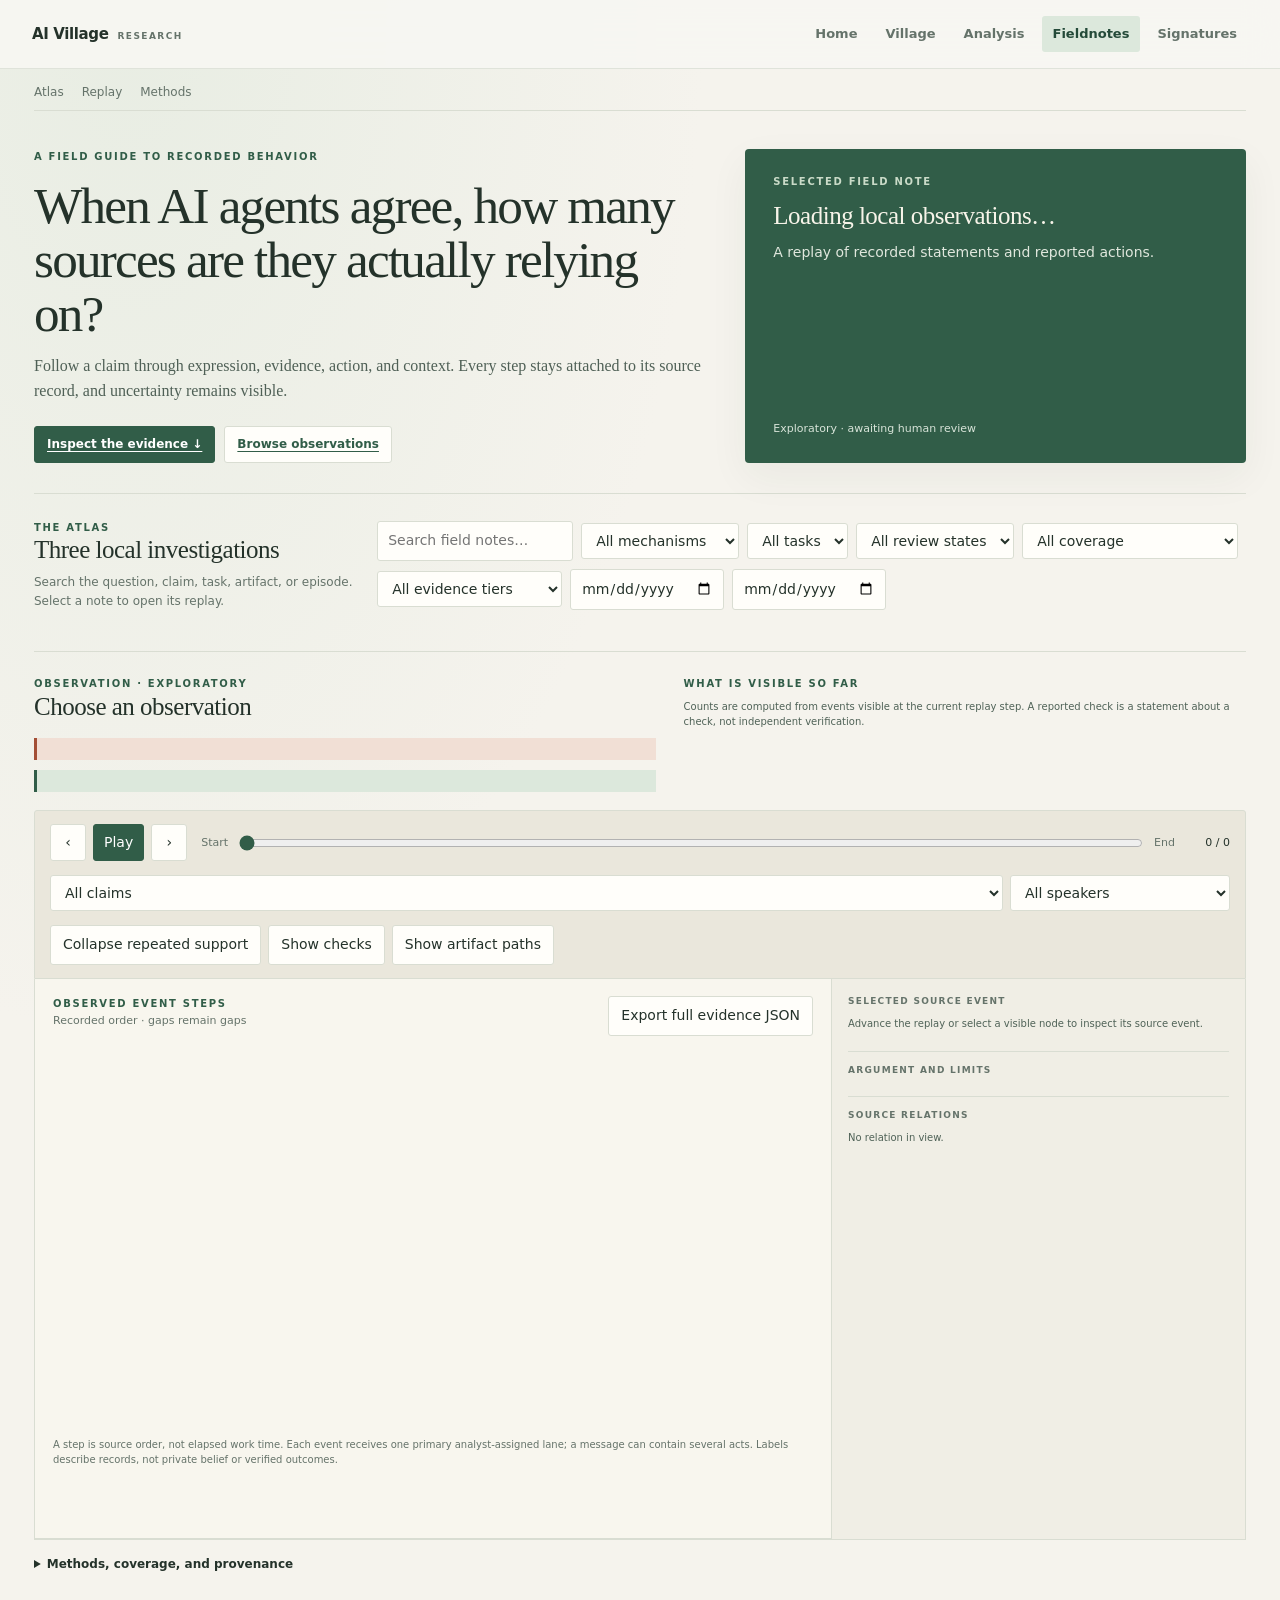
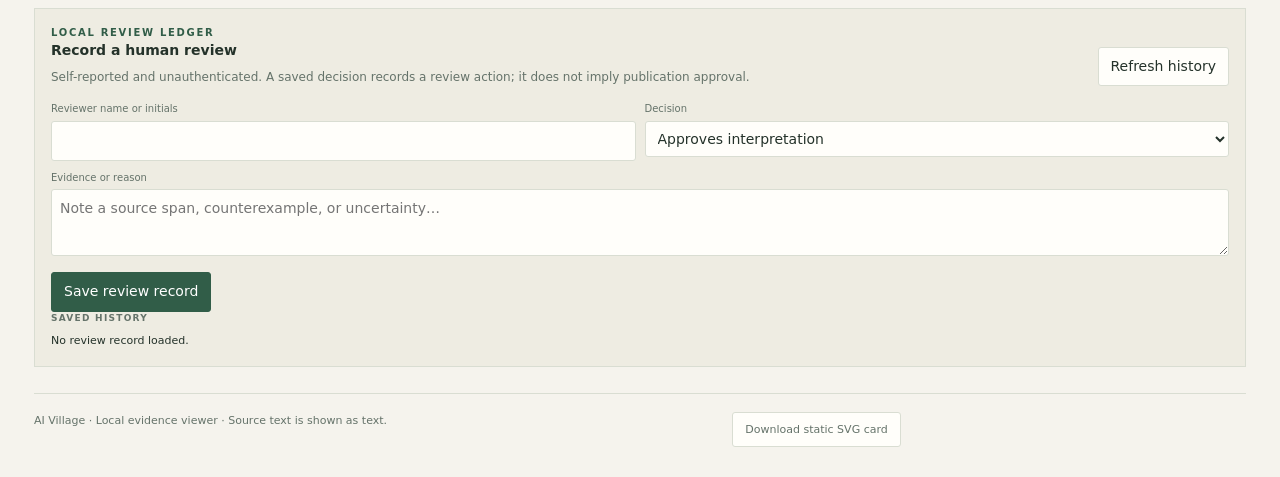
<file: fieldnotes/template.html>
<!doctype html>
<html lang="en">
<head>
<meta charset="utf-8">
<meta name="viewport" content="width=device-width, initial-scale=1">
<meta name="color-scheme" content="light">
<link rel="stylesheet" href="/shared/site.css">
<title>FIELDNOTES · An observatory for collective AI behavior</title>
<style>
:root{--paper:var(--site-paper);--paper2:#ebe5d7;--ink:var(--site-ink);--muted:var(--site-muted);--line:var(--site-line);--green:var(--site-forest);--green2:var(--site-moss);--rust:#a34f36;--rust2:#f1dfd5;--blue:#476e83;--blue2:#deeaee;--gold:var(--site-gold);--gold2:#f1e8c9;--white:var(--site-surface);--shadow:var(--site-shadow);font-family:Inter,ui-sans-serif,system-ui,-apple-system,"Segoe UI",sans-serif}*{box-sizing:border-box}html{scroll-behavior:smooth}body{margin:0;background:var(--paper);color:var(--ink);font-size:15px;line-height:1.48}button,input,select,textarea{font:inherit;color:inherit}button{cursor:pointer}a{color:var(--green);text-decoration-thickness:1px;text-underline-offset:3px}.shell{max-width:1440px;margin:auto;padding:0 34px}.mast{height:76px;border-bottom:1px solid var(--line);display:flex;align-items:center;justify-content:space-between;gap:20px}.brand{font:700 18px/1 Georgia,serif;letter-spacing:.16em}.brand small{font:500 10px/1.4 ui-sans-serif,system-ui;letter-spacing:.12em;color:var(--muted);display:block;margin-top:7px}.nav{display:flex;gap:18px;align-items:center;font-size:12px}.nav a{text-decoration:none;color:var(--muted)}.nav a:hover{color:var(--ink)}.hero{padding:38px 0 30px;display:grid;grid-template-columns:minmax(0,1.15fr) minmax(310px,.85fr);gap:34px;align-items:stretch}.eyebrow{font-size:10px;font-weight:750;letter-spacing:.17em;text-transform:uppercase;color:var(--green)}h1,h2,h3,p{margin-top:0}h1{font:500 clamp(32px,4vw,56px)/1.05 Georgia,serif;letter-spacing:-.035em;max-width:850px;margin:15px 0 14px}h2{font:500 25px/1.16 Georgia,serif;letter-spacing:-.02em;margin-bottom:9px}h3{font-size:14px;margin-bottom:6px}.deck{font:16px/1.55 Georgia,serif;color:#4f6056;max-width:750px}.hero-card{background:var(--green);color:#f7f4e9;border-radius:4px;padding:25px 28px;display:flex;flex-direction:column;justify-content:space-between;min-height:218px;box-shadow:var(--shadow)}.hero-card .eyebrow{color:#cadbc8}.hero-card h2{font-size:25px;margin:12px 0}.hero-card p{color:#e0e7dd;margin:0}.hero-actions{display:flex;gap:9px;margin-top:22px;flex-wrap:wrap}.button{border:1px solid var(--line);background:var(--white);border-radius:3px;padding:8px 12px;font-weight:650;font-size:12px;transition:background .16s,border-color .16s}.button:hover{background:var(--green2);border-color:var(--green)}.button.primary{background:var(--green);border-color:var(--green);color:white}.button.primary:hover{background:#244b37}.hero-card .button{background:#f8f5ea;color:var(--ink);border-color:#d9dfd1}.status-line{font-size:11px;color:#d8e4d9;margin-top:15px}.section{border-top:1px solid var(--line);padding:26px 0}.section-head{display:flex;justify-content:space-between;align-items:end;gap:20px;margin-bottom:15px}.section-head p{font-size:12px;color:var(--muted);margin:0}.atlas-tools{display:flex;gap:8px;align-items:center;flex-wrap:wrap;max-width:880px}.control{border:1px solid var(--line);background:var(--white);padding:8px 10px;border-radius:3px;min-height:36px}.atlas{display:grid;grid-template-columns:repeat(3,minmax(0,1fr));gap:12px}.atlas-card{display:block;text-align:left;padding:17px 18px 16px;min-height:160px;border:1px solid var(--line);border-radius:3px;background:#faf8f0;position:relative;transition:transform .16s,border-color .16s,box-shadow .16s}.atlas-card:hover{transform:translateY(-2px);border-color:var(--green);box-shadow:var(--shadow)}.atlas-card.selected{outline:2px solid var(--green);outline-offset:-2px;background:#fffdf6}.atlas-card h3{font:500 19px/1.2 Georgia,serif;margin:9px 0}.atlas-card p{font-size:12px;color:#56645b;margin:0 0 11px}.tagrow{display:flex;gap:6px;flex-wrap:wrap}.tag{display:inline-flex;align-items:center;padding:3px 7px;border-radius:2px;background:var(--paper2);font-size:10px;color:#526158}.tag.review{background:var(--gold2);color:#765d24}.tag.exploratory{background:var(--blue2);color:#375d70}.tag.phenomenon{background:var(--green2);color:#315d48}.empty{border:1px dashed var(--line);padding:22px;color:var(--muted);font-size:13px}.workspace{padding-top:24px}.finding-grid{display:grid;grid-template-columns:minmax(0,1.05fr) minmax(300px,.95fr);gap:28px;margin-bottom:18px}.finding-summary{font:17px/1.55 Georgia,serif;color:#435349}.boundary{border-left:3px solid var(--rust);padding:11px 14px;background:var(--rust2);font-size:13px;color:#654238;margin:14px 0 0}.implication{border-left:3px solid var(--green);padding:11px 14px;background:var(--green2);font-size:13px;margin-top:10px}.statstrip{display:grid;grid-template-columns:repeat(3,1fr);gap:8px}.stat{background:var(--white);border:1px solid var(--line);padding:11px 12px;min-height:70px}.stat strong{font:500 23px/1 Georgia,serif;display:block;margin-bottom:7px}.stat span{font-size:10px;color:var(--muted);line-height:1.3;display:block}.replaybar{padding:13px 15px;border:1px solid var(--line);background:#eae7dc;border-radius:3px 3px 0 0;display:flex;justify-content:space-between;gap:14px;align-items:center;flex-wrap:wrap}.play-controls,.filter-controls,.view-controls{display:flex;gap:7px;align-items:center;flex-wrap:wrap}.play-controls .button{min-width:36px;padding:7px 10px}.range-wrap{display:flex;align-items:center;gap:9px;font-size:11px;color:var(--muted);flex:1;min-width:180px}.range-wrap input{width:100%;accent-color:var(--green)}.counter{font-variant-numeric:tabular-nums;min-width:46px;text-align:right;color:var(--ink)}.replay-grid{display:grid;grid-template-columns:minmax(0,1.5fr) minmax(310px,.78fr);border:1px solid var(--line);border-top:0;height:560px;background:#f8f6ee}.stage{padding:17px 18px 20px;min-width:0;height:560px;overflow:auto;position:relative}.stage-top{display:flex;align-items:start;justify-content:space-between;gap:15px;margin-bottom:12px}.stage-top p{font-size:11px;color:var(--muted);margin:0}.lanes{display:grid;grid-template-rows:repeat(4,minmax(88px,auto));gap:8px}.lane{display:grid;grid-template-columns:90px minmax(0,1fr);border-top:1px solid var(--line);min-height:88px}.lane-label{font-size:10px;letter-spacing:.1em;text-transform:uppercase;color:var(--muted);font-weight:750;padding:13px 7px 0 0}.lane-content{display:flex;flex-wrap:wrap;gap:7px;align-content:flex-start;padding:8px 0 6px}.event-node{max-width:240px;text-align:left;border:1px solid var(--line);background:var(--white);border-radius:3px;padding:7px 9px;font-size:10px;line-height:1.35;box-shadow:0 2px 5px #26352e08}.event-node:hover,.event-node:focus-visible{border-color:var(--green);outline:2px solid #315d4833}.event-node.current{border:2px solid var(--green);background:#eff4e9}.event-node .who{display:block;color:var(--green);font-size:9px;font-weight:750;margin-bottom:3px}.event-node .snippet{display:-webkit-box;-webkit-line-clamp:3;-webkit-box-orient:vertical;overflow:hidden}.event-node.expression{border-left:3px solid var(--green)}.event-node.evidence{border-left:3px solid var(--blue)}.event-node.action{border-left:3px solid var(--rust)}.event-node.context{border-left:3px solid var(--gold)}.bundle-node{background:var(--green2);border:1px dashed var(--green)}.unknown-mark{font-size:9px;color:var(--rust);font-weight:700}.lane-empty{font-size:11px;color:#899288;padding:12px 4px}.stage-foot{font-size:10px;color:var(--muted);margin-top:13px}.rail{border-left:1px solid var(--line);background:#f0eee5;padding:16px;height:560px;overflow:auto}.rail h3{font:500 18px Georgia,serif}.rail-section{border-top:1px solid var(--line);padding:12px 0}.rail-section:first-child{border-top:0;padding-top:0}.rail-label{font-size:9px;letter-spacing:.14em;text-transform:uppercase;font-weight:750;color:var(--muted);margin-bottom:7px}.source-card,.edge-card,.artifact-card{background:var(--white);border:1px solid var(--line);border-radius:3px;padding:11px;margin:7px 0}.source-card.selected{border-color:var(--green);box-shadow:0 0 0 1px var(--green)}.source-meta{display:flex;justify-content:space-between;gap:9px;font-size:10px;color:var(--muted);margin-bottom:6px}.source-card blockquote{font:13px/1.5 Georgia,serif;margin:0 0 8px;white-space:pre-wrap;overflow-wrap:anywhere}.source-card .source-text{font-size:12px;white-space:pre-wrap;overflow-wrap:anywhere;max-height:180px;overflow:auto}.basis{font-size:10px;color:#4f6257;margin:7px 0}.edge-card button{border:0;background:transparent;text-align:left;padding:0;font-weight:700;font-size:11px;color:var(--green)}.edge-detail{font-size:11px;color:#4f5e54;margin-top:7px}.edge-detail p{margin:5px 0}.artifact-path{display:flex;gap:7px;align-items:flex-start;font-size:11px;margin:7px 0}.artifact-path:before{content:"→";color:var(--rust);font-weight:bold}.method-toggle{margin-top:15px}.details-box{padding:15px 0;border-top:1px solid var(--line);font-size:12px}.details-box summary{font-weight:700;cursor:pointer}.details-box p,.details-box li{color:#536057}.details-box ul{padding-left:18px}.review-panel{background:#eeece2;border:1px solid var(--line);padding:16px;margin-top:19px}.review-panel form{display:grid;grid-template-columns:1fr 1fr;gap:9px}.review-panel label{display:block;font-size:10px;color:var(--muted);margin-bottom:4px}.review-panel input,.review-panel select,.review-panel textarea{width:100%;border:1px solid var(--line);background:var(--white);border-radius:3px;padding:8px}.review-panel textarea{min-height:67px;resize:vertical}.review-panel .wide{grid-column:1/-1}.review-note{font-size:11px;color:var(--muted);margin:9px 0}.review-list{font-size:11px;max-height:130px;overflow:auto}.review-item{border-top:1px solid var(--line);padding:7px 0}.footer{border-top:1px solid var(--line);padding:18px 0 30px;font-size:11px;color:var(--muted);display:flex;justify-content:space-between;gap:16px;flex-wrap:wrap}.sr-only{position:absolute;width:1px;height:1px;padding:0;margin:-1px;overflow:hidden;clip:rect(0,0,0,0);white-space:nowrap;border:0}:focus-visible{outline:2px solid var(--rust);outline-offset:2px}
.filter-controls{width:100%;min-width:0}.filter-controls select{min-width:0;max-width:100%}#claimFilter{flex:1 1 280px;width:0}#speakerFilter{flex:0 1 220px}
@media(max-width:950px){.shell{padding:0 20px}.hero{grid-template-columns:1fr 1fr;gap:20px}.replay-grid{grid-template-columns:1fr;height:auto}.rail{border-left:0;border-top:1px solid var(--line);height:330px}.finding-grid{grid-template-columns:1fr 1fr}.atlas-card{min-height:180px}}
@media(max-width:650px){.shell{padding:0 14px}.mast{height:64px}.nav{gap:9px;font-size:10px}.hero{grid-template-columns:1fr;padding-top:26px}.hero-card{min-height:170px}.atlas{grid-template-columns:1fr}.atlas-card{min-height:unset}.section-head{align-items:flex-start;flex-direction:column}.atlas-tools{width:100%;flex-wrap:wrap}.atlas-tools input{flex:1;min-width:0}.atlas-tools select{max-width:100%;min-width:0}.finding-grid{grid-template-columns:1fr}.statstrip{grid-template-columns:repeat(3,1fr)}.replaybar{align-items:flex-start}.play-controls{order:1}.range-wrap{order:3;flex-basis:100%}.filter-controls{order:2;width:100%}.filter-controls select{flex:1;min-width:0}.view-controls{order:4}.stage{padding:13px 10px;height:520px}.rail{height:320px}.lane{grid-template-columns:69px minmax(0,1fr)}.lanes{grid-template-rows:repeat(4,minmax(90px,auto))}.event-node{max-width:min(230px,100%)}.review-panel form{grid-template-columns:1fr}.review-panel .wide{grid-column:auto}}
@media(prefers-reduced-motion:reduce){*,*:before,*:after{scroll-behavior:auto!important;transition:none!important;animation:none!important}}
.fieldnotes-section-nav{justify-content:flex-start;margin:14px 0 0;padding:0 0 8px;border-bottom:1px solid var(--site-line)}

@media(max-width:650px){.fieldnotes-section-nav{gap:14px;font-size:11px}}

/* Keep mobile layouts inside the viewport when evidence includes long hashes, URLs, or IDs. */
main,.shell,.hero,.section,.hero>*,.finding-grid>*,.review-panel,.review-panel form{min-width:0}
.source-card,.edge-card,.artifact-card,.event-node,.edge-detail,.basis,.artifact-path,.review-item{overflow-wrap:anywhere}
.review-panel input,.review-panel select,.review-panel textarea{min-width:0}
</style>
</head>
<body class="site-page">
<header class="site-header"><div class="site-header-inner"><a class="site-brand" href="/" aria-label="AI Village home">AI Village <span>RESEARCH</span></a><nav class="site-nav" aria-label="Primary"><a href="/">Home</a><a href="/village/">Village</a><a href="/analysis.html">Analysis</a><a href="/fieldnotes/" aria-current="page">Fieldnotes</a><a href="/signatures/">Signatures</a></nav></div></header>
<div class="shell"><nav class="nav fieldnotes-section-nav" aria-label="Fieldnotes sections"><a href="#atlas">Atlas</a><a href="#observation">Replay</a><a href="#methods">Methods</a></nav>
  <main>
    <section class="hero" aria-labelledby="heroTitle">
      <div><div class="eyebrow">A field guide to recorded behavior</div><h1 id="heroTitle">When AI agents agree, how many sources are they actually relying on?</h1><p class="deck">Follow a claim through expression, evidence, action, and context. Every step stays attached to its source record, and uncertainty remains visible.</p><div class="hero-actions"><a class="button primary" href="#observation">Inspect the evidence ↓</a><a class="button" href="#atlas">Browse observations</a></div></div>
      <aside class="hero-card"><div><div class="eyebrow">Selected field note</div><h2 id="heroFinding">Loading local observations…</h2><p id="heroMechanism">A replay of recorded statements and reported actions.</p></div><div><div class="tagrow" id="heroTags"></div><div class="status-line" id="heroStatus">Exploratory · awaiting human review</div></div></aside>
    </section>

    <section class="section" id="atlas" aria-labelledby="atlasTitle"><div class="section-head"><div><div class="eyebrow">The atlas</div><h2 id="atlasTitle">Three local investigations</h2><p>Search the question, claim, task, artifact, or episode. Select a note to open its replay.</p></div><div class="atlas-tools"><label class="sr-only" for="search">Search observations</label><input class="control" id="search" type="search" placeholder="Search field notes…"><label class="sr-only" for="phenomenon">Filter by mechanism</label><select class="control" id="phenomenon"><option value="">All mechanisms</option><option value="idea-lineage">Idea lineage</option><option value="artifact-pathway">Artifact pathway</option><option value="boundary-case">Boundary case</option></select><label class="sr-only" for="taskFilter">Filter by task</label><select class="control" id="taskFilter"><option value="">All tasks</option></select><label class="sr-only" for="reviewFilter">Filter by review status</label><select class="control" id="reviewFilter"><option value="">All review states</option></select><label class="sr-only" for="coverageFilter">Filter by coverage note</label><select class="control" id="coverageFilter"><option value="">All coverage</option><option value="unknowns">Has unknowns</option><option value="counterevidence">Has counterevidence</option><option value="unresolved">Has unresolved ancestry</option></select><label class="sr-only" for="tierFilter">Filter by evidence tier</label><select class="control" id="tierFilter"><option value="">All evidence tiers</option><option value="direct-logged-event">Direct logged event</option><option value="explicit-agent-report">Explicit agent report</option><option value="analyst-inference">Analyst inference</option></select><label class="sr-only" for="dateFrom">Start date</label><input class="control" id="dateFrom" type="date" aria-label="Filter from date"><label class="sr-only" for="dateTo">End date</label><input class="control" id="dateTo" type="date" aria-label="Filter to date"></div></div><div class="atlas" id="atlasList"></div></section>

    <section class="section workspace" id="observation" aria-labelledby="observationTitle">
      <div class="finding-grid"><div><div class="eyebrow" id="findingKicker">Observation · exploratory</div><h2 id="observationTitle">Choose an observation</h2><p class="finding-summary" id="summary"></p><div class="boundary" id="boundary"></div><div class="implication" id="implication"></div></div><div><div class="eyebrow">What is visible so far</div><div class="statstrip" id="metrics"></div><p class="basis">Counts are computed from events visible at the current replay step. A reported check is a statement about a check, not independent verification.</p></div></div>
      <div class="replaybar" aria-label="Replay controls">
        <div class="play-controls"><button class="button" id="prev" aria-label="Previous step" title="Previous step (←)">‹</button><button class="button primary" id="play" aria-label="Play replay">Play</button><button class="button" id="next" aria-label="Next step" title="Next step (→)">›</button></div>
        <div class="range-wrap"><span>Start</span><label class="sr-only" for="scrub">Replay step</label><input id="scrub" type="range" min="0" max="0" value="0"><span>End</span><span class="counter" id="counter">0 / 0</span></div>
        <div class="filter-controls"><label class="sr-only" for="claimFilter">Filter claim</label><select id="claimFilter" class="control"><option value="">All claims</option></select><label class="sr-only" for="speakerFilter">Filter speaker</label><select id="speakerFilter" class="control"><option value="">All speakers</option></select></div>
        <div class="view-controls"><button class="button" id="collapse" aria-pressed="false">Collapse repeated support</button><button class="button" id="checks" aria-pressed="false">Show checks</button><button class="button" id="paths" aria-pressed="false">Show artifact paths</button></div>
      </div>
      <div class="replay-grid"><div class="stage"><div class="stage-top"><div><div class="eyebrow">Observed event steps</div><p id="scopeLine">Recorded order · gaps remain gaps</p></div><button class="button" id="exportJson">Export full evidence JSON</button></div><div class="lanes" id="lanes" aria-live="polite"></div><p class="stage-foot">A step is source order, not elapsed work time. Each event receives one primary analyst-assigned lane; a message can contain several acts. Labels describe records, not private belief or verified outcomes.</p><div id="edgeList"></div></div><aside class="rail" aria-label="Source evidence and relationship inspector"><div class="rail-section"><div class="rail-label">Selected source event</div><div id="selectedSource"><p class="basis">Advance the replay or select a visible node to inspect its source event.</p></div></div><div class="rail-section"><div class="rail-label">Argument and limits</div><div id="argument"></div></div><div class="rail-section"><div class="rail-label">Source relations</div><div id="relations"><p class="basis">No relation in view.</p></div></div><div class="rail-section" id="artifactSection" hidden><div class="rail-label">Artifact paths in view</div><div id="artifactList"></div></div></aside></div>
      <details class="details-box" id="methods"><summary>Methods, coverage, and provenance</summary><div id="methodContent"></div><p><a href="/analysis.html">Open the wider analysis and source context →</a></p><p id="permissionText"></p></details>
      <section class="review-panel" aria-labelledby="reviewTitle"><div class="section-head"><div><div class="eyebrow">Local review ledger</div><h3 id="reviewTitle">Record a human review</h3><p>Self-reported and unauthenticated. A saved decision records a review action; it does not imply publication approval.</p></div><button class="button" id="refreshReviews">Refresh history</button></div><form id="reviewForm"><div><label for="reviewer">Reviewer name or initials</label><input id="reviewer" name="reviewer" required maxlength="100" autocomplete="name"></div><div><label for="decision">Decision</label><select id="decision" name="decision"><option value="approve">Approves interpretation</option><option value="reject">Rejects interpretation</option><option value="needs-changes">Needs changes before acceptance</option></select></div><div class="wide"><label for="note">Evidence or reason</label><textarea id="note" name="note" required maxlength="3000" placeholder="Note a source span, counterexample, or uncertainty…"></textarea></div><div class="wide"><button class="button primary" type="submit">Save review record</button><span class="review-note" id="reviewMessage" role="status"></span></div></form><div class="rail-label">Saved history</div><div class="review-list" id="reviewHistory">No review record loaded.</div></section>
    </section>
  </main>
  <footer class="footer"><span>AI Village · Local evidence viewer · Source text is shown as text.</span><button class="button" id="exportCard">Download static SVG card</button><span id="manifestFooter"></span></footer>
</div>
<script>
"use strict";
const FIELDNOTES = __FIELDNOTES_DATA__;
(() => {
  const $ = (s, root=document) => root.querySelector(s);
  const el = (tag, cls, text) => { const n=document.createElement(tag); if(cls)n.className=cls; if(text!==undefined)n.textContent=String(text); return n; };
  const observations = Array.isArray(FIELDNOTES?.observations) ? FIELDNOTES.observations : [];
  const byId = new Map(observations.map(o=>[o.id,o]));
  const state={obs:null,step:0,visible:[],playing:false,collapse:false,checks:false,paths:false,selectedEvent:null,selectedEdge:null,selectedGroup:null,reviewHistory:[]};
  const contextCache=new Map();let timer=null;
  const trackNames=[['expression','Expression'],['evidence','Evidence'],['action','Action'],['context','Context']];
  const evidenceTier=e=>({'direct-logged-event':'Direct logged event','explicit-agent-report':'Explicit agent report','analyst-inference':'Analyst inference'}[e]||'Basis unavailable');
  const safeDate=o=>[o.date,o.day!=null?`day ${o.day}`:''].filter(Boolean).join(' · ');
  const taskName=o=>typeof o.task==='string'?o.task:(o.task?.name||o.task?.label||'');
  const trackFor=e=>['expression','evidence','action','context'].includes(e.track)?e.track:'context';
  function download(name,type,content){const blob=new Blob([content],{type});const a=document.createElement('a');a.href=URL.createObjectURL(blob);a.download=name;a.click();setTimeout(()=>URL.revokeObjectURL(a.href),1000);}
  function visibleEvents(){const o=state.obs;if(!o)return[];const claim=$('#claimFilter').value,speaker=$('#speakerFilter').value;return(o.events||[]).map((e,i)=>({...e,_i:i})).filter(e=>(!claim||e.claimId===claim)&&(!speaker||e.speaker===speaker)&&(!state.checks||Boolean(e.isDocumentedCheck)));}
  function visiblePrefix(){return state.visible.slice(0,Math.max(0,state.step+1));}
  function setStep(n){state.visible=visibleEvents();state.step=Math.max(0,Math.min(Number(n)||0,state.visible.length-1));state.selectedEvent=null;state.selectedGroup=null;$('#scrub').max=Math.max(0,state.visible.length-1);$('#scrub').value=state.step;$('#counter').textContent=`${state.visible.length?state.step+1:0} / ${state.visible.length}`;renderReplay();updateUrl();}
  function stop(){state.playing=false;clearInterval(timer);timer=null;$('#play').textContent='Play';$('#play').setAttribute('aria-label','Play replay');}
  function play(){if(!state.visible.length)return;if(state.step>=state.visible.length-1)setStep(0);state.playing=true;$('#play').textContent='Pause';$('#play').setAttribute('aria-label','Pause replay');timer=setInterval(()=>{if(state.step>=state.visible.length-1){stop();return;}setStep(state.step+1);},850);}
  function addTag(parent,text,cls=''){parent.append(el('span',`tag ${cls}`,text));}
  function setOptions(select,items,label){select.replaceChildren();const first=el('option','',label);first.value='';select.append(first);for(const[v,t]of items){const op=el('option','',t);op.value=v;select.append(op);}select.value='';}
  function configureAtlasFilters(){const tasks=[...new Set(observations.map(taskName).filter(Boolean))].sort();setOptions($('#taskFilter'),tasks.map(x=>[x,x]),'All tasks');const reviews=[...new Set(observations.map(o=>o.reviewStatus||o.status||'unreviewed'))].sort();setOptions($('#reviewFilter'),reviews.map(x=>[x,x]),'All review states');}
  function renderHero(o){$('#heroFinding').textContent=o.title||o.question||'Untitled field note';$('#heroMechanism').textContent=o.mechanism||o.summary||'Inspect the source events and limits.';$('#heroTags').replaceChildren();addTag($('#heroTags'),o.phenomenon||'observation','phenomenon');addTag($('#heroTags'),o.status||'exploratory','exploratory');$('#heroStatus').textContent=`${o.reviewStatus||'awaiting-human-review'} · ${safeDate(o)}`;}
  function renderAtlas(){const host=$('#atlasList');host.replaceChildren();const q=$('#search').value.trim().toLowerCase(),phen=$('#phenomenon').value,task=$('#taskFilter').value,review=$('#reviewFilter').value,coverage=$('#coverageFilter').value,tier=$('#tierFilter').value,from=$('#dateFrom').value,to=$('#dateTo').value;const list=observations.filter(o=>{const hay=[o.title,o.question,o.summary,o.mechanism,o.task,...(o.claims||[]).map(c=>c.text),...(o.artifacts||[]).map(a=>a.label),...(o.unknowns||[])].join(' ').toLowerCase();const date=String(o.date||o.scope?.start||'').slice(0,10);const hasUnresolved=(o.events||[]).some(e=>e.isEndorsement&&e.rootFamily==null);const okCoverage=!coverage||(coverage==='unknowns'&&(o.unknowns||[]).length)||(coverage==='counterevidence'&&(o.counterevidence||[]).length)||(coverage==='unresolved'&&hasUnresolved);const okTier=!tier||(o.events||[]).some(e=>e.observationBasis===tier);return(!q||hay.includes(q))&&(!phen||o.phenomenon===phen)&&(!task||taskName(o)===task)&&(!review||(o.reviewStatus||o.status||'unreviewed')===review)&&okCoverage&&okTier&&(!from||date>=from)&&(!to||date<=to);});if(!list.length){host.append(el('div','empty','No observation matches these filters.'));return;}for(const o of list){const b=el('button','atlas-card'+(state.obs?.id===o.id?' selected':''));b.type='button';b.setAttribute('aria-pressed',state.obs?.id===o.id?'true':'false');addTag(b,o.phenomenon||'observation','phenomenon');addTag(b,o.reviewStatus||o.status||'exploratory','review');b.append(el('h3','',o.title||o.question||'Untitled observation'),el('p','',o.question||o.summary||''),el('span','tagrow',safeDate(o)||'Date scope unavailable'));b.addEventListener('click',()=>selectObservation(o.id,true));host.append(b);}}
  function renderFinding(o){$('#observationTitle').textContent=o.title||o.question||'Untitled observation';$('#findingKicker').textContent=`${o.phenomenon||'Observation'} · ${o.reviewStatus||o.status||'exploratory'}`;$('#summary').textContent=o.summary||o.question||'No summary supplied.';$('#boundary').textContent=o.boundary?`Boundary · ${o.boundary}`:'Boundary · No caveat supplied in the observation record.';$('#implication').textContent=o.implication?`Why it matters · ${o.implication}`:'Implication · Not specified.';$('#scopeLine').textContent=`${safeDate(o)||'Date scope unavailable'} · recorded event order · ${o.events?.length||0} cited events`;$('#argument').replaceChildren(el('div','rail-label','Question and mechanism'),el('p','',o.question||''),el('p','',o.mechanism||''));const claimList=el('ul');for(const c of o.claims||[])claimList.append(el('li','',`${c.text||'Claim'}${c.qualifier?` — ${c.qualifier}`:''}`));if(claimList.childNodes.length)$('#argument').append(claimList);$('#methodContent').replaceChildren();const manifest=FIELDNOTES.manifest||{},m=o.method||{};for(const[label,value]of[['Method version',m.version],['Selection',m.selection],['Parameters',typeof m.parameters==='string'?m.parameters:JSON.stringify(m.parameters||{})],['Source SHA-256',manifest.source?.sha256],['Analysis revision',o.revision]])if(value)$('#methodContent').append(el('p','',`${label}: ${value}`));const summary=manifest.summary||{},timing=manifest.timing||{},source=manifest.source||{};$('#methodContent').append(el('h3','','Snapshot audit'),el('p','',`${source.repo?.name||'Dataset repository'} · revision ${source.repo?.revision||'unavailable'} · SHA-256 ${source.sha256||'unavailable'}`),el('p','',`${summary.events??'?' } events · ${summary.agentAuthored??'?'} agent-authored messages · ${summary.human??'?'} human messages. Event, message, and activity counts use separate denominators.`),el('p','',`Timestamp coverage: ${timing.valid??'?'} / ${timing.denominator??'?'} valid UTC timestamps; ${timing.withinDayTiedAdditionalEvents??'?'} additional events share a timestamp. Timestamp order does not establish continuous activity.`));const unknowns=[...(o.unknowns||[]),...(o.alternatives||[]).map(v=>`Alternative: ${v}`)];if(unknowns.length){const ul=el('ul');for(const u of unknowns)ul.append(el('li','',u));$('#methodContent').append(el('h3','','Unknowns and alternatives'),ul);}$('#permissionText').textContent=`Publication permission: ${o.publication?.permissionStatus||'unconfirmed'} · Redaction review: ${o.publication?.redactionReview||'pending'}. AI Digest / AI Village attribution required for resulting research.`;setOptions($('#speakerFilter'),[...new Set((o.events||[]).map(e=>e.speaker).filter(Boolean))].sort().map(s=>[s,s]),'All speakers');setOptions($('#claimFilter'),(o.claims||[]).map(c=>[c.id,c.text||c.id]),'All claims');}
  function visibleEdges(prefix){const ids=new Set(prefix.map(e=>e.id));return(state.obs?.edges||[]).filter(e=>ids.has(e.source)&&ids.has(e.target));}
  function rootGroup(events){if(!state.collapse)return events.map(e=>({event:e,group:null}));const emitted=new Set(),out=[];for(const e of events){const key=e.isEndorsement&&e.rootFamily&&!e.isDocumentedCheck?e.rootFamily:null;if(!key){out.push({event:e,group:null});continue;}if(emitted.has(key))continue;emitted.add(key);const members=events.filter(x=>x.isEndorsement&&!x.isDocumentedCheck&&x.rootFamily===e.rootFamily);out.push({event:e,group:members});}return out;}
  function eventSpeaker(id){return state.obs?.events?.find(e=>e.id===id)?.speaker||'Unknown';}
  function renderReplay(){const o=state.obs;if(!o)return;const prefix=visiblePrefix(),shown=prefix;const current=state.visible[state.step];const lanes=$('#lanes');lanes.replaceChildren();const grouped=rootGroup(shown);for(const[track,label]of trackNames){const lane=el('div','lane');lane.append(el('div','lane-label',label));const content=el('div','lane-content');const inLane=grouped.filter(g=>trackFor(g.event)===track);if(!inLane.length)content.append(el('span','lane-empty','No recorded event in view.'));for(const g of inLane){const e=g.event,b=el('button','event-node '+track+(e.id===current?.id?' current':'')+(g.group?.length>1?' bundle-node':''));b.type='button';b.dataset.event=e.id;b.setAttribute('aria-label',`${e.speaker||'Unknown speaker'}, ${e.time||'time unavailable'}: ${(e.text||'').slice(0,160)}${g.group?.length>1?`. ${g.group.length} endorsements share an explicitly documented root.`:''}`);b.append(el('span','who',`${e.speaker||'Unknown'} · ${e.time||'time unavailable'}${g.group?.length>1?` · ${g.group.length} linked endorsements`:''}`),el('span','snippet',g.group?.length>1?`${g.group.length} statements · ${new Set(g.group.map(x=>x.claimId).filter(Boolean)).size} claim variants share a documented support family. ${g.group[0].rootReason||g.group[0].rootFamily}`:(e.label||e.text||e.quote||'Source event')));if(e.rootFamily==null&&e.isEndorsement)b.append(el('span','unknown-mark',' · ancestry unresolved'));if(e.isDocumentedCheck)b.append(el('span','unknown-mark',' · check reported in transcript'));b.addEventListener('click',()=>{if(g.group?.length>1){state.selectedGroup=g.group;selectSource(e.id,true);}else selectSource(e.id,false);});content.append(b);}lane.append(content);lanes.append(lane);}const edges=visibleEdges(shown);$('#edgeList').replaceChildren();if(edges.length){$('#edgeList').append(el('div','rail-label','Relations with both events visible'));for(const edge of edges){const card=el('div','edge-card'),btn=el('button','',`${edge.type||'relation'} · ${eventSpeaker(edge.source)} → ${eventSpeaker(edge.target)}`);btn.addEventListener('click',()=>{state.selectedEdge=edge.id;renderRelations();});card.append(btn);$('#edgeList').append(card);}}renderMetrics(prefix);renderRelations();renderSource();renderArtifacts(prefix);}
  function renderMetrics(prefix){
    const endorsers=new Set(prefix.filter(e=>e.isEndorsement).map(e=>e.speaker).filter(Boolean)).size;
    const endorsements=prefix.filter(e=>e.isEndorsement),known=endorsements.filter(e=>e.rootFamily!=null).length,checks=prefix.filter(e=>e.isDocumentedCheck).length,out=$('#metrics');out.replaceChildren();
    const values=[[String(endorsers),'Distinct endorsing speakers visible'],[String(checks),'Messages reporting checks'],[endorsements.length?`${known} / ${endorsements.length}`:'Not estimable','Endorsement occurrences with known lineage / all visible occurrences']];
    for(const [n,lab] of values){const d=el('div','stat');d.append(el('strong','',n),el('span','',lab));out.append(d);}const roots=new Set(prefix.map(e=>e.rootFamily).filter(Boolean));const note=roots.size?`${roots.size} documented support root${roots.size===1?'':'s'} visible.`:'No documented root in this coverage.';out.append(el('p','basis',note));if(!endorsements.length)out.append(el('p','basis','Lineage share not estimable: no endorsement events are visible.'));
  }
  function appendGroupMembers(host){if(!state.selectedGroup||state.selectedGroup.length<2)return;host.append(el('div','rail-label','Collapsed support · source events remain inspectable'),el('p','basis','Shared lineage does not mean the statements express the same claim. Each member and claim variant remains distinct.'));for(const item of state.selectedGroup){const claim=(state.obs.claims||[]).find(c=>c.id===item.claimId),row=el('div','source-card'+(item.id===state.selectedEvent?' selected':'')),btn=el('button','',`${item.speaker||'Unknown'} · ${item.time||item.timestamp||'time unavailable'} · ${item.id}`);btn.addEventListener('click',()=>selectSource(item.id,false));const quote=item.quote||item.text||'Source text unavailable.';row.append(btn,el('div','basis',`Claim variant: ${claim?.text||item.claimId||'unlabeled'}`),el('div','source-text',quote));const a=el('a','','Open member event ↗');a.href=item.link;a.target='_blank';a.rel='noopener';row.append(a);host.append(row);}}
  function renderSource(){const host=$('#selectedSource');host.replaceChildren();const prefix=visiblePrefix(),e=prefix.find(x=>x.id===state.selectedEvent)||state.visible[state.step];if(!e){host.append(el('p','basis','No source event is visible at this step.'));return;}state.selectedEvent=e.id;const card=el('div','source-card selected'),meta=el('div','source-meta');meta.append(el('span','',`${e.speaker||'Unknown'} · UTC ${e.timestamp||e.time||'timestamp unavailable'}`),el('span','',`day ${e.day??state.obs.day??'?'}, event index ${e.index??'?'}`));card.append(meta,el('div','basis',`Event ID ${e.id||'unavailable'} · ${e.timestampQuality||'timestamp quality unavailable'}`));if(e.quote)card.append(el('blockquote','',`“${e.quote}”`));card.append(el('div','source-text',e.text||'Source text unavailable.'),el('div','basis',`${evidenceTier(e.observationBasis)} · ${e.outcomeStatus||'outcome unknown'} · ${e.stance||'stance unclassified'}`));if(e.rootFamily)card.append(el('div','basis',`Documented support family: ${e.rootFamily}${e.rootReason?` · ${e.rootReason}`:''}`));else if(e.isEndorsement)card.append(el('div','basis','Support ancestry unresolved; no root inferred.'));if(e.isDocumentedCheck)card.append(el('div','basis','This check is reported in the transcript; the result is not independently verified.'));const link=el('a','','Open event in local viewer ↗');link.href=e.link;link.target='_blank';link.rel='noopener';card.append(link);host.append(card);appendGroupMembers(host);loadContext(e);}
  async function loadContext(e){const host=$('#selectedSource'),id=e.id;if(!id||contextCache.has(id)){if(id&&contextCache.has(id))appendContext(host,contextCache.get(id),e);return;}const marker=el('p','basis','Loading adjacent source context…');host.append(marker);try{const res=await fetch(`/api/fieldnotes/event?id=${encodeURIComponent(id)}`);if(!res.ok)throw new Error(`HTTP ${res.status}`);const data=await res.json();marker.remove();contextCache.set(id,data);if(state.selectedEvent===id)appendContext($('#selectedSource'),data,e);}catch(err){marker.remove();if(state.selectedEvent===id)host.append(el('p','basis',`Adjacent context unavailable: ${err.message}`));}}
  function appendContext(host,data,e){if(state.selectedEvent!==e.id||host.querySelector('[data-context-id]'))return;const context=(data.context||[]).filter(c=>c.index<=Number(e.index)).slice(-3);if(!context.length)return;const section=el('div','source-card');section.dataset.contextId=e.id;section.append(el('div','rail-label','Earlier local context (source order)'));for(const c of context){const raw=c.event||{},text=raw.content||raw.message||raw.goal||raw.thinking||JSON.stringify(raw),row=el('div','source-card');row.append(el('div','source-meta',`${raw.speakerName||raw.agentName||'Unknown'} · event index ${c.index}${c.id===e.id?' · selected':''}`),el('div','source-text',text));section.append(row);}host.append(section);}
  function renderRelations(){const host=$('#relations');host.replaceChildren();const prefix=visiblePrefix(),visibleIds=new Set(prefix.map(e=>e.id)),edges=visibleEdges(prefix),counter=(state.obs?.counterevidence||[]).filter(c=>visibleIds.has(c.eventId));if(counter.length){host.append(el('div','rail-label','Counterevidence now visible'));for(const c of counter)host.append(el('p','basis',`${eventSpeaker(c.eventId)} · ${c.explanation||'Counterevidence event is visible in this replay.'}`));}if(!edges.length){host.append(el('p','basis','No relation has both endpoint events visible at this step.'));return;}for(const edge of edges){const card=el('div','edge-card'),b=el('button','',`${edge.type||'relation'} · ${eventSpeaker(edge.source)} → ${eventSpeaker(edge.target)}`),detail=el('div','edge-detail');detail.append(el('p','',edge.explanation||'No relationship explanation supplied.'),el('p','',`Basis: ${evidenceTier(edge.observationBasis)} · ${edge.relationshipStrength||'unresolved'} · ${edge.reviewStatus||'unreviewed'}`));if(edge.quote)detail.append(el('blockquote','',edge.quote));const alts=el('ul');for(const a of edge.alternatives||[])alts.append(el('li','',a));if(alts.childNodes.length)detail.append(el('strong','','Other explanations'),alts);b.addEventListener('click',()=>{state.selectedEdge=edge.id;detail.hidden=!detail.hidden;});detail.hidden=state.selectedEdge!==edge.id;card.append(b,detail);host.append(card);}}
  function renderArtifacts(prefix){const current=state.visible[state.step],atEnd=current&&current._i>=((state.obs?.events||[]).length-1);const items=atEnd?(state.obs?.artifacts||[]).filter(a=>(a.eventIds||[]).some(id=>prefix.some(e=>e.id===id))):[];$('#artifactSection').hidden=!(state.paths&&items.length);const host=$('#artifactList');host.replaceChildren();if(items.length)host.append(el('p','basis','Retrospective artifact summaries are revealed only at the end of the observation window.'));for(const a of items){const box=el('div','artifact-card');box.append(el('strong','',a.label||'Artifact mention'),el('div','basis',`${a.status||'status unknown'} · ${a.location||'location unavailable'}`));for(const v of a.versions||[])box.append(el('div','basis',`Version: ${v}`));if(a.caveat)box.append(el('div','basis',a.caveat));host.append(box);} }
  function selectSource(id,groupClick){const e=visiblePrefix().find(x=>x.id===id);if(!e)return;state.selectedEvent=id;if(!groupClick)state.selectedGroup=null;renderReplay();}
  function selectObservation(id,scroll){stop();const o=byId.get(id);if(!o)return;state.obs=o;state.step=0;state.selectedEdge=null;state.selectedEvent=null;state.selectedGroup=null;state.checks=false;state.collapse=false;state.paths=false;$('#checks').setAttribute('aria-pressed','false');$('#checks').textContent='Show checks';$('#collapse').setAttribute('aria-pressed','false');$('#paths').setAttribute('aria-pressed','false');renderHero(o);renderFinding(o);$('#claimFilter').value='';$('#speakerFilter').value='';state.visible=visibleEvents();setStep(0);renderAtlas();loadReviews();if(scroll)location.hash=`observation=${encodeURIComponent(id)}&step=0`;}
  function updateUrl(){if(!state.obs)return;const p=new URLSearchParams();p.set('observation',state.obs.id);p.set('step',String(state.step));if($('#claimFilter').value)p.set('claim',$('#claimFilter').value);if($('#speakerFilter').value)p.set('speaker',$('#speakerFilter').value);if(state.checks)p.set('checks','1');if(state.collapse)p.set('collapse','1');if(state.paths)p.set('paths','1');const hash='#'+p.toString();if(location.hash!==hash)history.replaceState(null,'',hash);}
  function applyHashState(p){for(const [key,id]of[['claim','claimFilter'],['speaker','speakerFilter']]){const value=p.get(key);if(value&&[...$(`#${id}`).options].some(o=>o.value===value))$(`#${id}`).value=value;}state.checks=p.get('checks')==='1';state.collapse=p.get('collapse')==='1';state.paths=p.get('paths')==='1';$('#checks').setAttribute('aria-pressed',String(state.checks));$('#checks').textContent=state.checks?'Show all events':'Show checks';$('#collapse').setAttribute('aria-pressed',String(state.collapse));$('#paths').setAttribute('aria-pressed',String(state.paths));}
  function loadHash(){const p=new URLSearchParams(location.hash.slice(1)),id=p.get('observation');if(id&&byId.has(id)){selectObservation(id,false);applyHashState(p);setStep(Number(p.get('step'))||0);}else if(observations.length)selectObservation(observations[0].id,false);else{$('#heroFinding').textContent='No observations are available';$('#heroMechanism').textContent='Build the local investigation bundle to populate this page.';$('#atlasList').append(el('div','empty','No field notes found.'));}}
  function exportBundle(){if(!state.obs)return;const data={manifest:FIELDNOTES.manifest,observation:state.obs,review:FIELDNOTES.review,localReviewHistory:state.reviewHistory||[],replayState:{step:state.step,visibleEventIds:visiblePrefix().map(e=>e.id),filteredBy:{claim:$('#claimFilter').value||null,speaker:$('#speakerFilter').value||null,checksOnly:state.checks},collapse:state.collapse,paths:state.paths,asOfSourceEvent:state.visible[state.step]?.id||null,scopeNote:'The complete retrospective observation is included, including events after the current replay step. replayState records the displayed subset.'},exportedAt:new Date().toISOString()};download(`fieldnotes-${state.obs.id}-full-evidence.json`,'application/json',JSON.stringify(data,null,2));}
  function exportSvg(){if(!state.obs)return;const esc=s=>String(s||'').replace(/[&<>"']/g,c=>({'&':'&amp;','<':'&lt;','>':'&gt;','"':'&quot;',"'":'&apos;'}[c]));const wrap=(s,max=105)=>{const words=String(s||'').split(/\s+/),out=[];let line='';for(const word of words){if((line+' '+word).trim().length>max&&line){out.push(line);line=word;}else line=(line+' '+word).trim();}if(line)out.push(line);return out;};const o=state.obs,prefix=visiblePrefix(),lines=[...wrap(o.title,64),...wrap(o.question,100),...wrap(o.summary,112),...wrap(`Boundary: ${o.boundary}`,112),`Replay step ${state.step+1}/${state.visible.length} · ${prefix.length} source events visible`,`${o.phenomenon||'Observation'} · ${o.reviewStatus||'awaiting human review'} · revision ${o.revision||'?'}`,`Source SHA-256 ${(FIELDNOTES.manifest?.source?.sha256||'unavailable')}`].filter(Boolean);let y=77;const text=lines.map((line,i)=>{const size=i===0?27:i===1?16:13,h=i===0?43:26,result=`<text x="54" y="${y}" font-family="${i<=1?'Georgia,serif':'Arial,sans-serif'}" font-size="${size}" fill="${line.startsWith('Boundary:')?'#8c4936':'#26352e'}">${esc(line)}</text>`;y+=h;return result;}).join('');const h=y+62,svg=`<svg xmlns="http://www.w3.org/2000/svg" width="1100" height="${h}" viewBox="0 0 1100 ${h}"><rect width="100%" height="100%" fill="#f4f0e5"/><rect x="24" y="24" width="1052" height="${h-48}" rx="5" fill="#fbfaf5" stroke="#c9cabb"/><text x="54" y="52" font-family="Arial,sans-serif" font-size="11" letter-spacing="2" fill="#315d48">FIELDNOTES · AI VILLAGE</text>${text}<text x="54" y="${h-27}" font-family="Arial,sans-serif" font-size="11" fill="#65736a">Transcript statements and reports do not independently establish belief, causation, or successful outcomes.</text></svg>`;download(`fieldnotes-${o.id}-card.svg`,'image/svg+xml',svg);}
  async function loadReviews(){const host=$('#reviewHistory');host.replaceChildren(el('span','basis','Loading local review history…'));state.reviewHistory=[];if(!state.obs)return;try{const res=await fetch('/api/fieldnotes/reviews');if(!res.ok)throw new Error(`HTTP ${res.status}`);const data=await res.json(),records=Array.isArray(data)?data:(data.reviews||data.records||[]);state.reviewHistory=records.filter(r=>r.observationId===state.obs.id);renderReviews();}catch(e){host.replaceChildren(el('span','basis',`Review history unavailable: ${e.message}`));}}
  function renderReviews(){const host=$('#reviewHistory');host.replaceChildren();if(!state.reviewHistory.length){$('#heroStatus').textContent=`${state.obs?.reviewStatus||'awaiting-human-review'} · no saved review action`;host.append(el('span','basis','No saved human review record for this observation.'));return;}const latest=state.reviewHistory[state.reviewHistory.length-1];$('#heroStatus').textContent=`Human review action recorded · ${latest.decision} · self-reported · publication unconfirmed`;host.append(el('p','basis','Human review action recorded · reviewer identity is self-reported and unauthenticated · publication approval remains separate.'));for(const r of [...state.reviewHistory].reverse()){const d=el('div','review-item');d.append(el('strong','',`${r.decision||'Decision'} · ${r.reviewer||'Reviewer not named'}`),el('div','',r.note||'No note supplied.'),el('span','basis',`${r.timestamp||'Saved time unavailable'} · revision ${r.revision||'?'}`));host.append(d);}}
  $('#search').addEventListener('input',renderAtlas);for(const id of ['phenomenon','taskFilter','reviewFilter','coverageFilter','tierFilter','dateFrom','dateTo'])$(`#${id}`).addEventListener('change',renderAtlas);$('#prev').addEventListener('click',()=>{stop();setStep(state.step-1);});$('#next').addEventListener('click',()=>{stop();setStep(state.step+1);});$('#play').addEventListener('click',()=>state.playing?stop():play());$('#scrub').addEventListener('input',e=>{stop();setStep(e.target.value);});for(const id of ['claimFilter','speakerFilter'])$(`#${id}`).addEventListener('change',()=>{stop();setStep(0);});$('#checks').addEventListener('click',e=>{state.checks=!state.checks;e.currentTarget.setAttribute('aria-pressed',String(state.checks));e.currentTarget.textContent=state.checks?'Show all events':'Show checks';setStep(0);});$('#collapse').addEventListener('click',e=>{state.collapse=!state.collapse;e.currentTarget.setAttribute('aria-pressed',String(state.collapse));setStep(state.step);});$('#paths').addEventListener('click',e=>{state.paths=!state.paths;e.currentTarget.setAttribute('aria-pressed',String(state.paths));renderArtifacts(visiblePrefix());updateUrl();});$('#exportJson').addEventListener('click',exportBundle);$('#exportCard').addEventListener('click',exportSvg);$('#refreshReviews').addEventListener('click',loadReviews);$('#reviewForm').addEventListener('submit',async e=>{e.preventDefault();if(!state.obs)return;const msg=$('#reviewMessage');msg.textContent='Saving…';const body={observationId:state.obs.id,revision:String(state.obs.revision||'1'),decision:$('#decision').value,reviewer:$('#reviewer').value.trim(),note:$('#note').value.trim()};try{const res=await fetch('/api/fieldnotes/reviews',{method:'POST',headers:{'Content-Type':'application/json'},body:JSON.stringify(body)}),payload=await res.json();if(!res.ok)throw new Error(payload.error||`HTTP ${res.status}`);msg.textContent='Human review action saved locally. Publication approval remains unconfirmed.';$('#note').value='';await loadReviews();}catch(err){msg.textContent=`Could not save review: ${err.message}`;}});
  document.addEventListener('keydown',e=>{if(e.target.matches('input,textarea,select,button,a,[contenteditable="true"]'))return;if(e.key==='ArrowRight'){stop();setStep(state.step+1);}else if(e.key==='ArrowLeft'){stop();setStep(state.step-1);}else if(e.code==='Space'){e.preventDefault();state.playing?stop():play();}});
  const manifest=FIELDNOTES.manifest||{},source=manifest.source||{},summary=manifest.summary||{};$('#manifestFooter').textContent=`Snapshot ${String(source.sha256||'unavailable').slice(0,12)} · ${summary.events??'?'} events · ${summary.agentAuthored??'?'} agent-authored messages · ${source.repo?.name||'source revision unavailable'}`;
  configureAtlasFilters();loadHash();window.addEventListener('hashchange',()=>{const p=new URLSearchParams(location.hash.slice(1)),id=p.get('observation');if(id&&byId.has(id)){if(state.obs?.id!==id)selectObservation(id,false);applyHashState(p);setStep(Number(p.get('step'))||0);}});
})();
</script>
</body>
</html>
</file>
<file: shared/site.css>
/* Shared editorial style contract for the AI Village research pages. */
:root{
  --site-paper:#f5f3ed;
  --site-surface:#fffefa;
  --site-ink:#24322a;
  --site-muted:#65736a;
  --site-line:#d9ddd2;
  --site-forest:#315d48;
  --site-forest-dark:#244a39;
  --site-moss:#dce8dc;
  --site-gold:#b8894a;
  --site-serif:Georgia,"Times New Roman",serif;
  --site-sans:Inter,ui-sans-serif,system-ui,-apple-system,"Segoe UI",sans-serif;
  --site-shadow:0 14px 40px rgba(35,52,39,.055);
  color-scheme:light;
}
.site-page,.site-page *{box-sizing:border-box}
.site-page{min-height:100vh;margin:0;background:radial-gradient(ellipse at 10% 0%,#e8ede3 0,transparent 36rem),var(--site-paper);color:var(--site-ink);font:14px/1.55 var(--site-sans);-webkit-font-smoothing:antialiased}
.site-page a{color:var(--site-forest)}
.site-page button,.site-page input,.site-page select{font:inherit;color:inherit}
.site-page :focus-visible{outline:3px solid #87aa91;outline-offset:3px}
.site-container{width:min(1240px,calc(100% - 64px));margin-inline:auto}
.site-header{position:sticky;top:0;z-index:20;border-bottom:1px solid #dfe3da;background:rgba(247,247,242,.92);backdrop-filter:blur(16px)}
.site-header-inner{width:min(1240px,calc(100% - 64px));min-height:68px;margin-inline:auto;display:flex;align-items:center;justify-content:space-between;gap:24px}
.site-brand{display:inline-flex;align-items:baseline;gap:9px;text-decoration:none;color:var(--site-ink)!important;font:700 15px/1 var(--site-sans);letter-spacing:-.025em;white-space:nowrap}
.site-brand span{font:700 9px/1 var(--site-sans);letter-spacing:.16em;color:var(--site-muted)}
.site-nav{display:flex;align-items:center;gap:6px}
.site-nav a{padding:8px 11px;border-radius:3px;text-decoration:none;color:var(--site-muted);font-size:13px;font-weight:620;transition:background-color .16s ease,color .16s ease}
.site-nav a:hover,.site-nav a[aria-current="page"]{background:var(--site-moss);color:var(--site-forest-dark)}
.site-eyebrow{margin:0;color:var(--site-forest);font-size:10px;font-weight:750;letter-spacing:.16em;text-transform:uppercase}
.site-card{background:var(--site-surface);border:1px solid var(--site-line);box-shadow:var(--site-shadow)}
.site-button{display:inline-flex;justify-content:center;align-items:center;gap:8px;padding:10px 14px;border:1px solid var(--site-line);border-radius:3px;background:var(--site-surface);color:var(--site-forest)!important;text-decoration:none;font-size:11px;font-weight:700;transition:background-color .16s ease,border-color .16s ease,transform .16s ease}
.site-button:hover{background:var(--site-moss);border-color:#b7c8b6;transform:translateY(-1px)}
.site-button-primary{background:var(--site-forest);border-color:var(--site-forest);color:#fff!important}
.site-button-primary:hover{background:var(--site-forest-dark);border-color:var(--site-forest-dark)}
.site-rule{border:0;border-top:1px solid var(--site-line)}
.site-muted{color:var(--site-muted)}
@media(max-width:760px){.site-container,.site-header-inner{width:calc(100% - 36px)}.site-header-inner{min-height:62px;gap:12px}.site-nav{gap:1px}.site-nav a{padding:7px 8px;font-size:11px}}
@media(max-width:480px){.site-container,.site-header-inner{width:calc(100% - 28px)}.site-header-inner{flex-wrap:wrap;justify-content:center;padding:10px 0;gap:9px}.site-brand{font-size:13px}.site-brand span{font-size:8px}.site-nav{width:100%;justify-content:center;flex-wrap:wrap}.site-nav a{padding:7px 6px;font-size:11px}}
@media(prefers-reduced-motion:reduce){.site-page *{scroll-behavior:auto!important;transition:none!important}}
</file>
